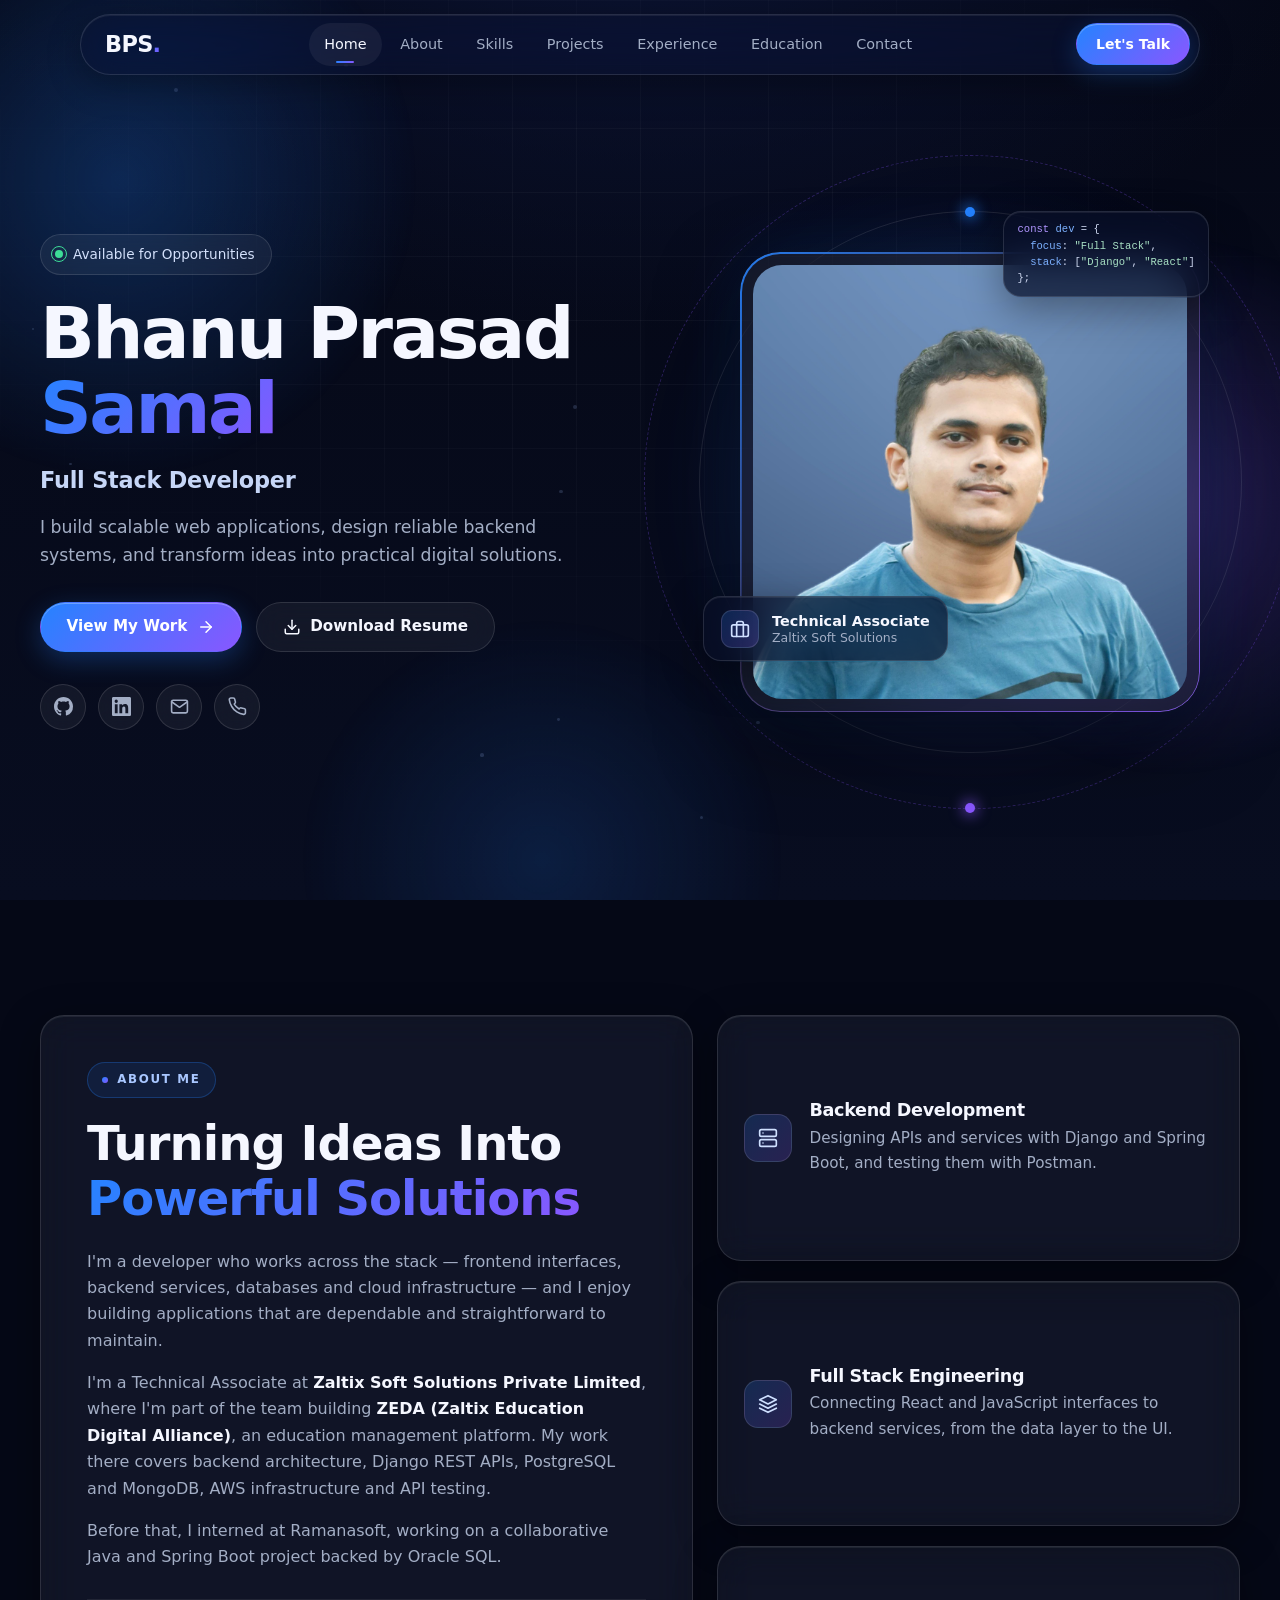
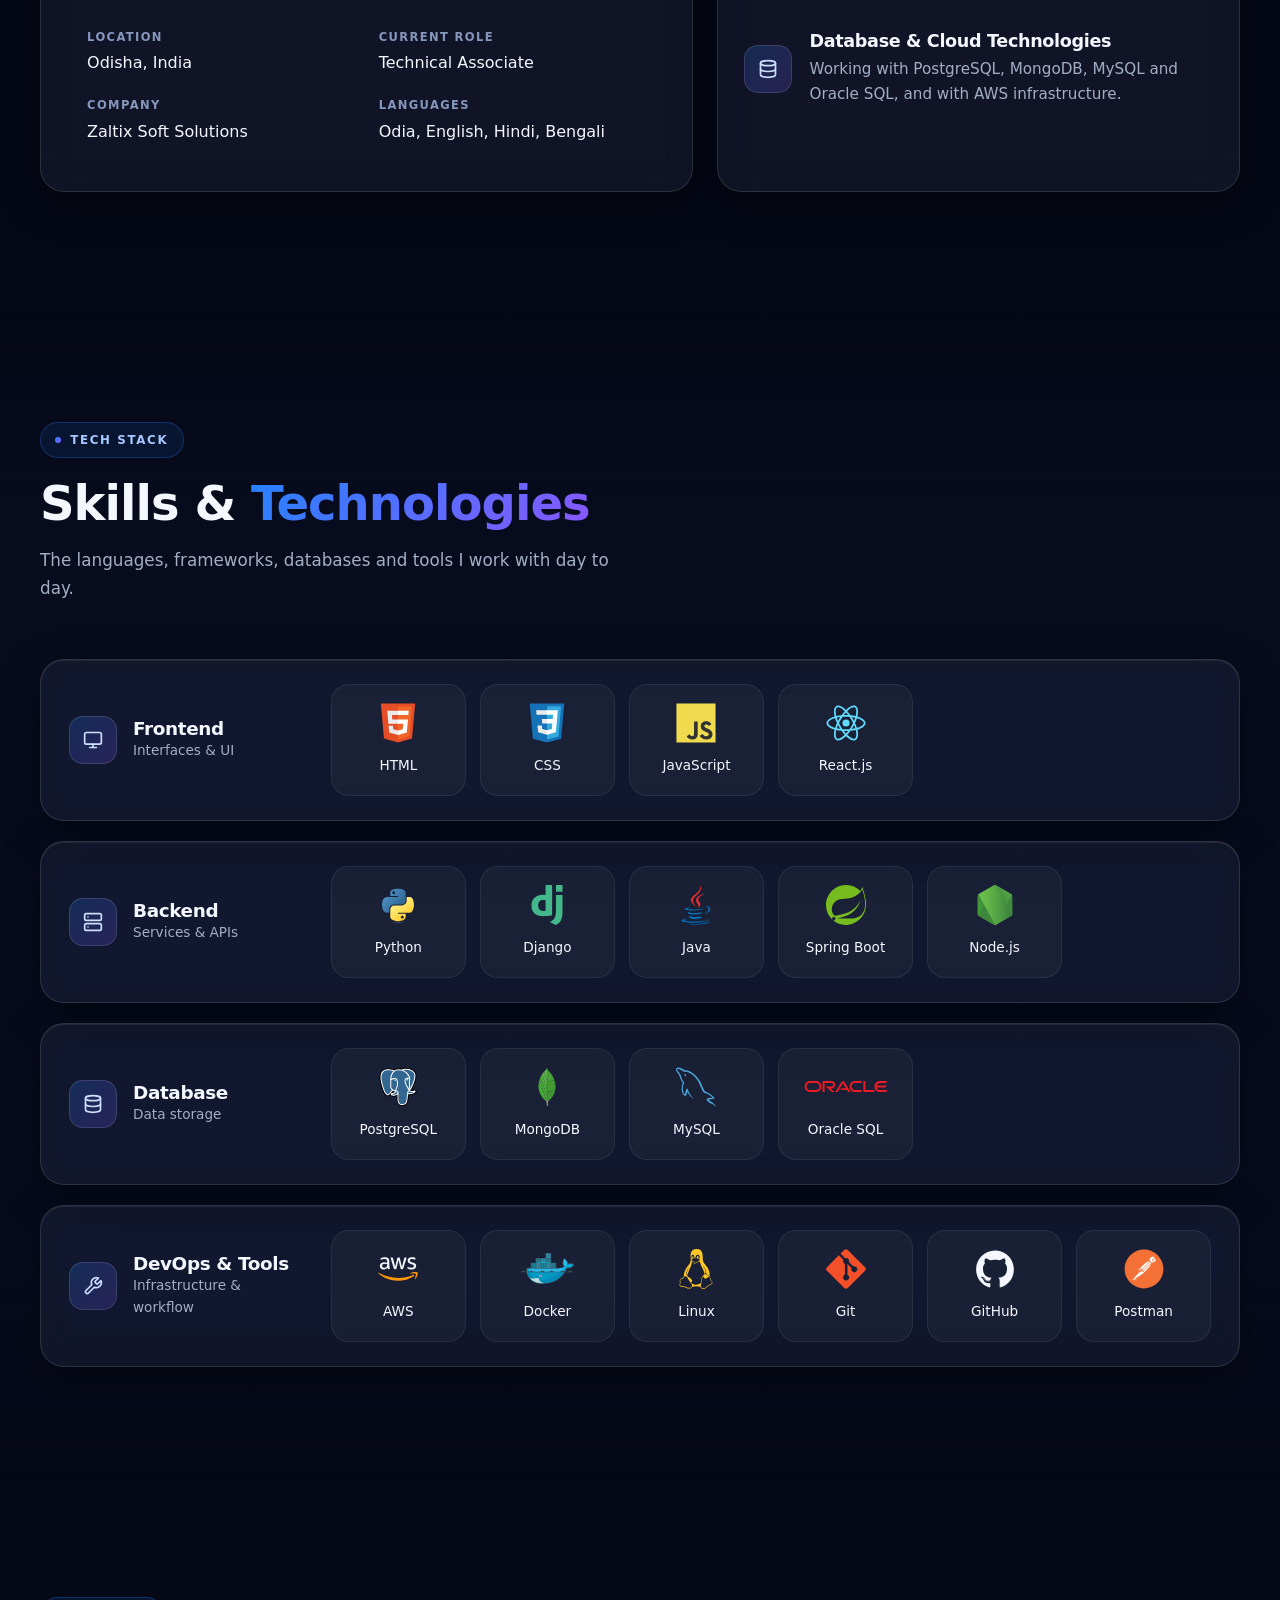
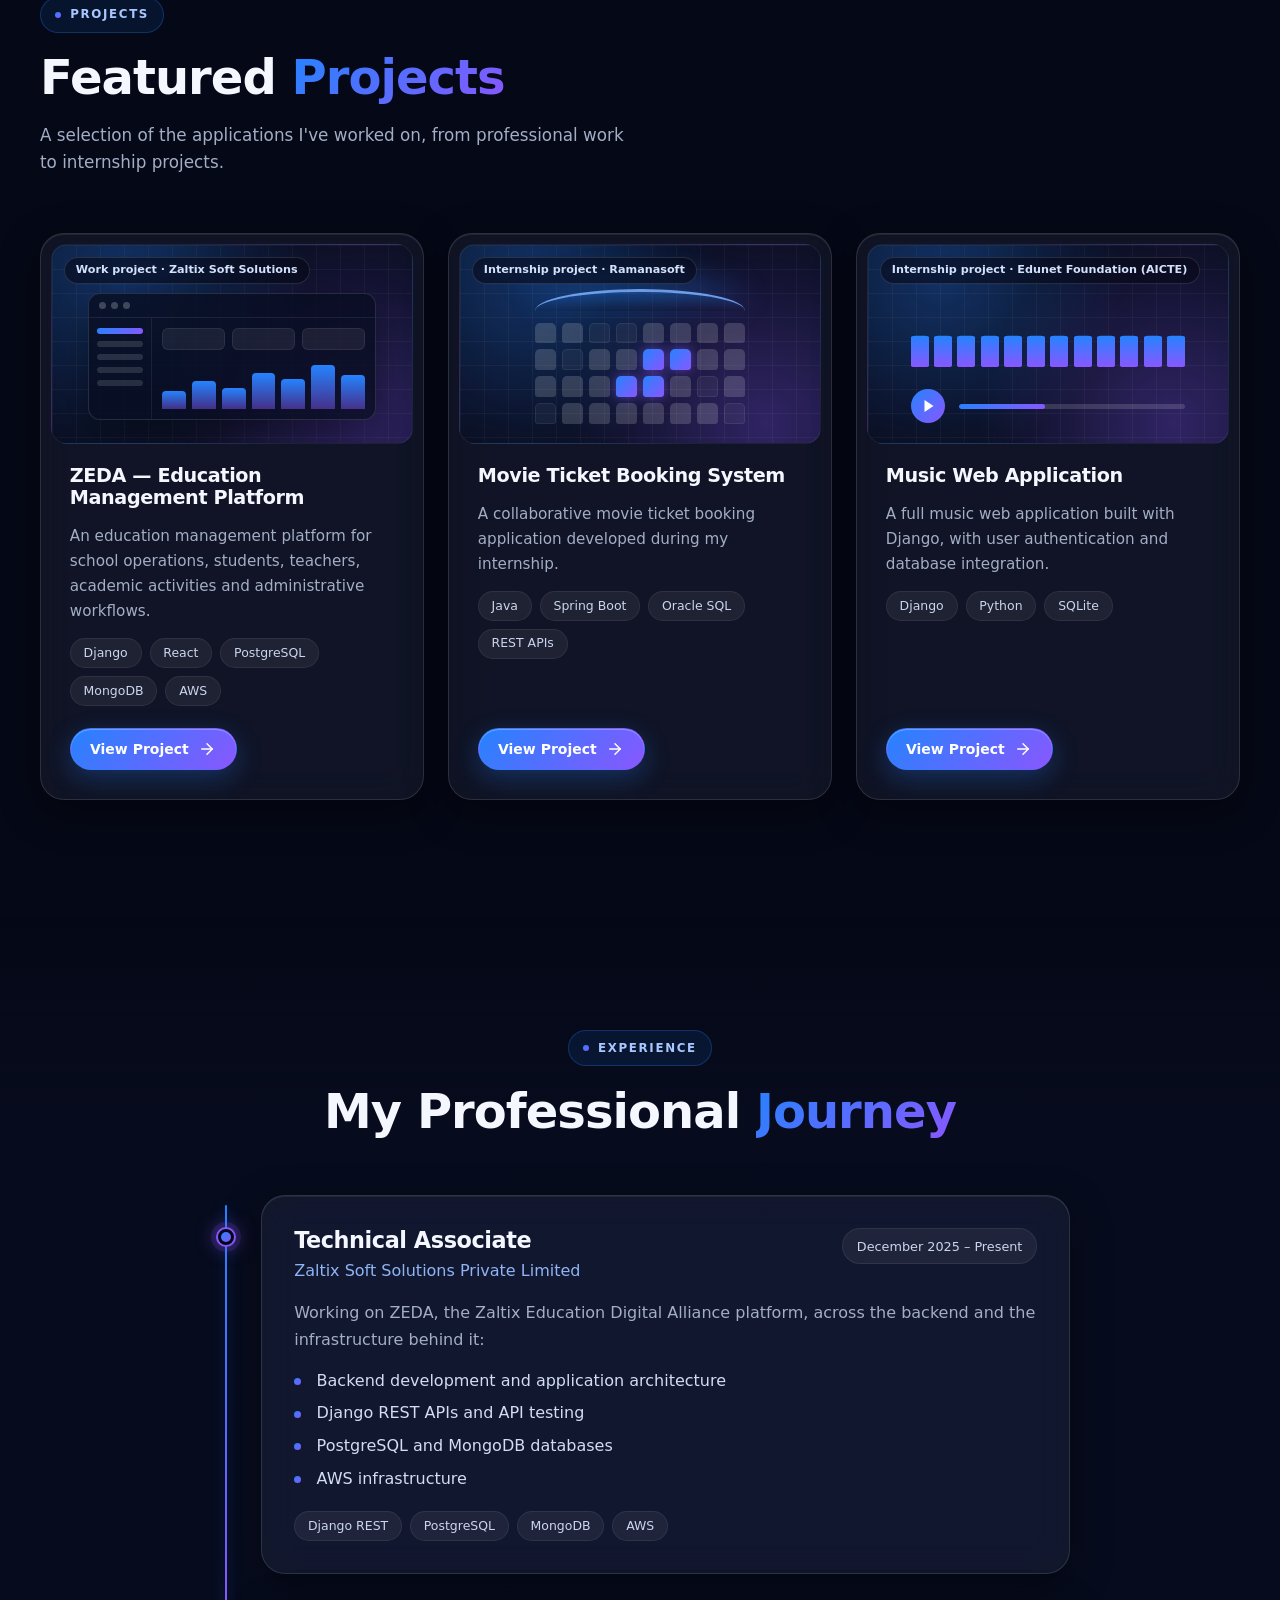
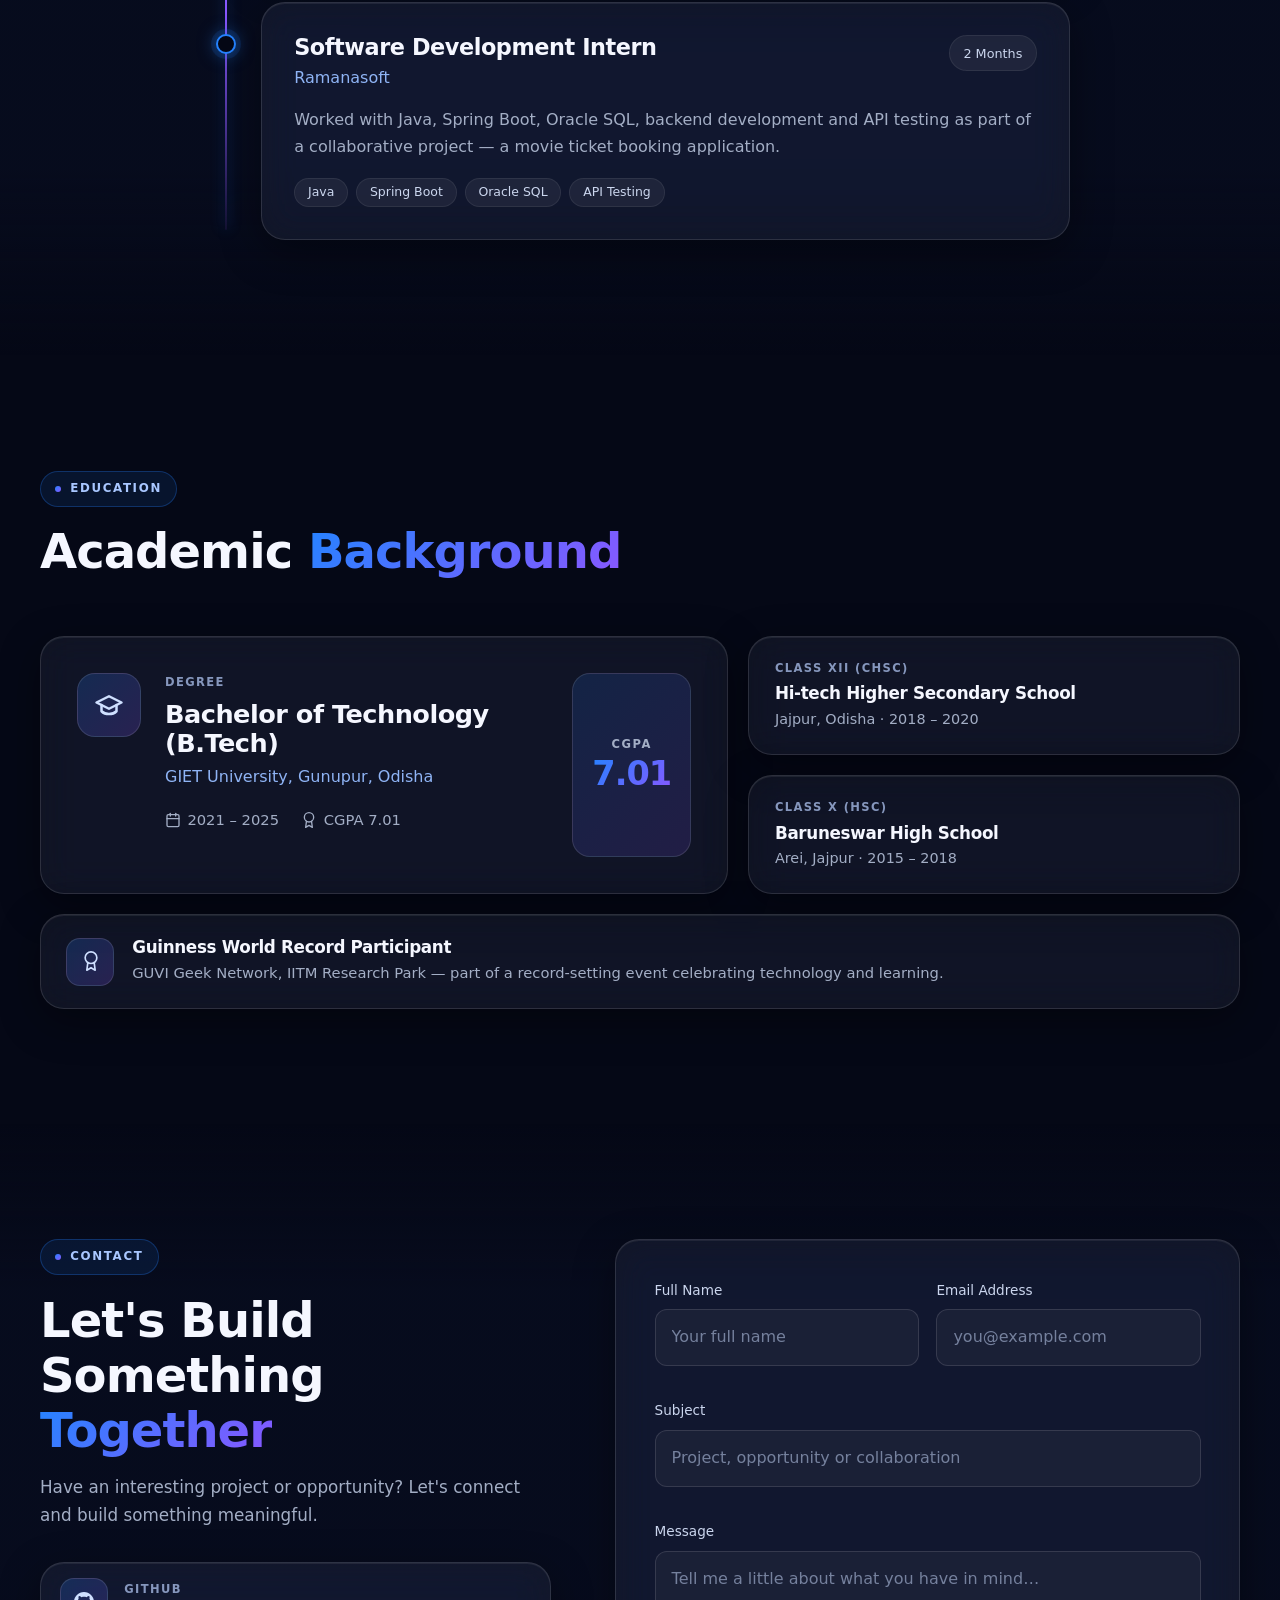
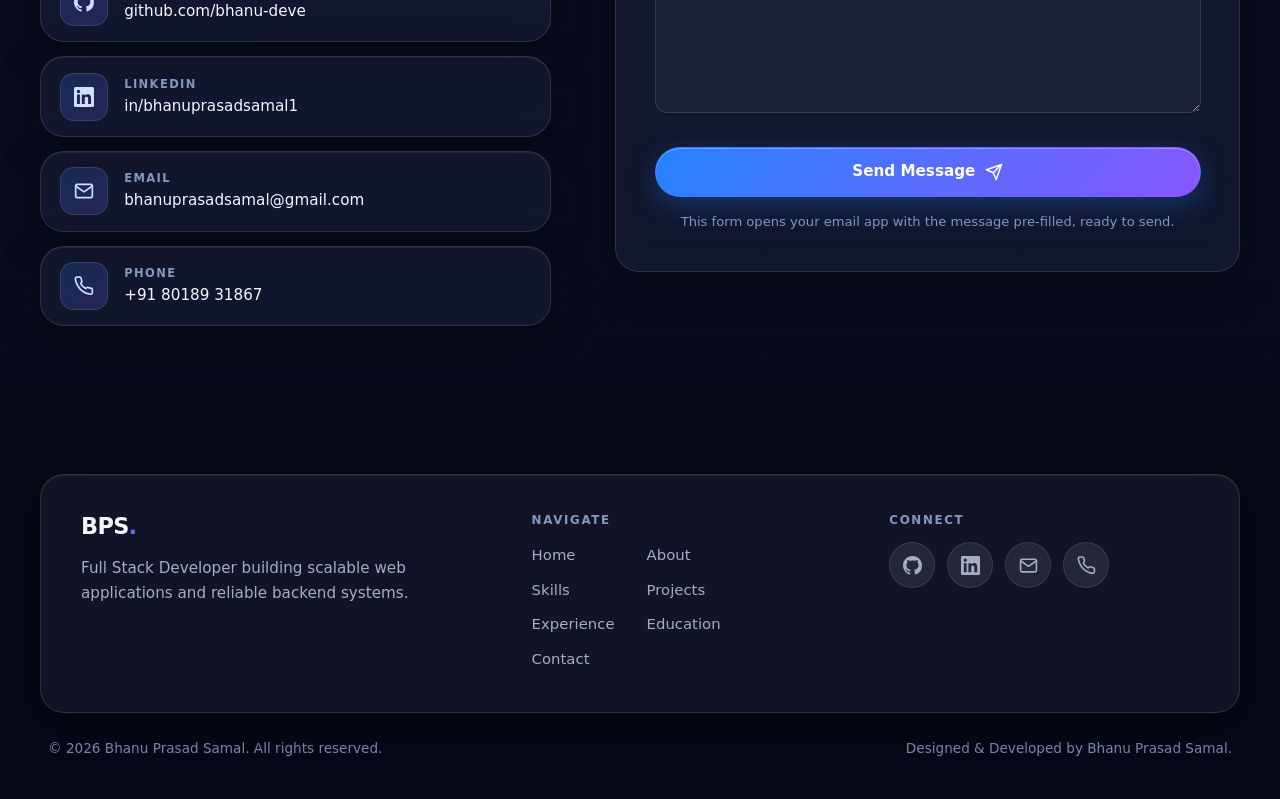
<file: index.html>
<!DOCTYPE html>
<html lang="en">
<head>
  <meta charset="UTF-8" />
  <meta name="viewport" content="width=device-width, initial-scale=1.0" />
  <meta name="theme-color" content="#050816" />

  <!-- Security: CSP + referrer policy. (X-Frame-Options can only be set as an HTTP header, not in <meta>.)
       ws://localhost / ws://127.0.0.1 are only there so VS Code Live Server's auto-reload keeps working. -->
  <meta http-equiv="Content-Security-Policy"
    content="default-src 'self'; script-src 'self' 'unsafe-inline'; style-src 'self' 'unsafe-inline' https://fonts.googleapis.com; font-src https://fonts.gstatic.com; img-src 'self' data: https:; connect-src 'self' https://api.emailjs.com ws://localhost:* ws://127.0.0.1:*; object-src 'none'; base-uri 'self';" />
  <meta name="referrer" content="strict-origin-when-cross-origin" />

  <!-- Marks the page as JS-enabled so scroll-reveal styles only apply when script.js can run -->
  <script>document.documentElement.classList.add('js');</script>

  <!-- ══ PRIMARY SEO ══ -->
  <title>Bhanu Prasad Samal | Full Stack Developer — Django, Spring Boot, React</title>
  <meta name="description" content="Bhanu Prasad Samal is a Full Stack Developer and Technical Associate at Zaltix Soft Solutions, building scalable web applications with Django, Spring Boot, React, PostgreSQL, MongoDB and AWS." />
  <meta name="keywords" content="Bhanu Prasad Samal, Bhanu Samal, Full Stack Developer, Django Developer, Spring Boot Developer, React Developer, Zaltix Soft Solutions, ZEDA, Odisha, India, bhanu-deve" />
  <meta name="author" content="Bhanu Prasad Samal" />
  <meta name="robots" content="index, follow, max-snippet:-1, max-image-preview:large, max-video-preview:-1" />
  <link rel="canonical" href="https://bhanu-deve.github.io/Portfolio/" />

  <!-- ══ OPEN GRAPH ══ -->
  <meta property="og:type" content="website" />
  <meta property="og:url" content="https://bhanu-deve.github.io/Portfolio/" />
  <meta property="og:title" content="Bhanu Prasad Samal | Full Stack Developer" />
  <meta property="og:description" content="Full Stack Developer and Technical Associate at Zaltix Soft Solutions. Django, Spring Boot, React, PostgreSQL, MongoDB and AWS." />
  <meta property="og:image" content="https://bhanu-deve.github.io/Portfolio/linkedin_blue.jpg" />
  <meta property="og:image:width" content="1200" />
  <meta property="og:image:height" content="1200" />
  <meta property="og:image:alt" content="Portrait of Bhanu Prasad Samal, Full Stack Developer" />
  <meta property="og:site_name" content="Bhanu Prasad Samal — Portfolio" />
  <meta property="og:locale" content="en_IN" />

  <!-- ══ TWITTER CARD ══ -->
  <meta name="twitter:card" content="summary" />
  <meta name="twitter:title" content="Bhanu Prasad Samal | Full Stack Developer" />
  <meta name="twitter:description" content="Full Stack Developer — Django, Spring Boot, React, PostgreSQL, MongoDB, AWS." />
  <meta name="twitter:image" content="https://bhanu-deve.github.io/Portfolio/linkedin_blue.jpg" />
  <meta name="twitter:image:alt" content="Portrait of Bhanu Prasad Samal" />

  <!-- ══ STRUCTURED DATA ══ -->
  <script type="application/ld+json">
  {
    "@context": "https://schema.org",
    "@type": "Person",
    "name": "Bhanu Prasad Samal",
    "alternateName": ["Bhanu Samal", "bhanuprasadsamal"],
    "url": "https://bhanu-deve.github.io/Portfolio/",
    "image": "https://bhanu-deve.github.io/Portfolio/linkedin_blue.jpg",
    "sameAs": [
      "https://github.com/bhanu-deve",
      "https://www.linkedin.com/in/bhanuprasadsamal1/"
    ],
    "jobTitle": "Technical Associate",
    "description": "Full Stack Developer from Odisha, India working with Django, Spring Boot, React, PostgreSQL, MongoDB and AWS.",
    "email": "bhanuprasadsamal@gmail.com",
    "telephone": "+918018931867",
    "nationality": "Indian",
    "address": { "@type": "PostalAddress", "addressRegion": "Odisha", "addressCountry": "IN" },
    "alumniOf": {
      "@type": "CollegeOrUniversity",
      "name": "GIET University",
      "address": { "@type": "PostalAddress", "addressLocality": "Gunupur", "addressRegion": "Odisha", "addressCountry": "IN" }
    },
    "worksFor": { "@type": "Organization", "name": "Zaltix Soft Solutions Private Limited" },
    "knowsAbout": ["Java", "Spring Boot", "JavaScript", "React", "Python", "Django", "Node.js", "PostgreSQL", "MongoDB", "MySQL", "Oracle SQL", "AWS", "Docker", "Linux", "Git", "HTML", "CSS"]
  }
  </script>
  <script type="application/ld+json">
  {
    "@context": "https://schema.org",
    "@type": "WebSite",
    "name": "Bhanu Prasad Samal — Portfolio",
    "url": "https://bhanu-deve.github.io/Portfolio/",
    "description": "Portfolio of Bhanu Prasad Samal, Full Stack Developer from Odisha, India.",
    "author": { "@type": "Person", "name": "Bhanu Prasad Samal" }
  }
  </script>

  <!-- Icons, fonts, stylesheet -->
  <link rel="icon" type="image/png" href="man.png" />
  <link rel="apple-touch-icon" href="man.png" />
  <link rel="preload" as="image" href="linkedin_blue.jpg" fetchpriority="high" />
  <link rel="preconnect" href="https://fonts.googleapis.com" />
  <link rel="preconnect" href="https://fonts.gstatic.com" crossorigin />
  <link href="https://fonts.googleapis.com/css2?family=Inter:wght@400;500;600&family=JetBrains+Mono:wght@400;500&family=Sora:wght@600;700;800&display=swap" rel="stylesheet" />
  <link rel="stylesheet" href="style.css" />
</head>

<body>

<!-- ══ SVG ICON SPRITE (referenced with <use href="#i-…">) ══ -->
<svg xmlns="http://www.w3.org/2000/svg" width="0" height="0" style="position:absolute" aria-hidden="true" focusable="false">
  <defs>
    <symbol id="i-github" viewBox="0 0 24 24"><path d="M12 0C5.37 0 0 5.37 0 12c0 5.31 3.435 9.795 8.205 11.385.6.105.825-.255.825-.57 0-.285-.015-1.23-.015-2.235-3.015.555-3.795-.735-4.035-1.41-.135-.345-.72-1.41-1.23-1.695-.42-.225-1.02-.78-.015-.795.945-.015 1.62.87 1.845 1.23 1.08 1.815 2.805 1.305 3.495.99.105-.78.42-1.305.765-1.605-2.67-.3-5.46-1.335-5.46-5.925 0-1.305.465-2.385 1.23-3.225-.12-.3-.54-1.53.12-3.18 0 0 1.005-.315 3.3 1.23.96-.27 1.98-.405 3-.405s2.04.135 3 .405c2.295-1.56 3.3-1.23 3.3-1.23.66 1.65.24 2.88.12 3.18.765.84 1.23 1.905 1.23 3.225 0 4.605-2.805 5.625-5.475 5.925.435.375.81 1.095.81 2.22 0 1.605-.015 2.895-.015 3.3 0 .315.225.69.825.57A12.02 12.02 0 0 0 24 12c0-6.63-5.37-12-12-12z"/></symbol>
    <symbol id="i-linkedin" viewBox="0 0 24 24"><path d="M20.447 20.452h-3.554v-5.569c0-1.328-.027-3.037-1.852-3.037-1.853 0-2.136 1.445-2.136 2.939v5.667H9.351V9h3.414v1.561h.046c.477-.9 1.637-1.85 3.37-1.85 3.601 0 4.267 2.37 4.267 5.455v6.286zM5.337 7.433a2.062 2.062 0 0 1-2.063-2.065 2.064 2.064 0 1 1 2.063 2.065zm1.782 13.019H3.555V9h3.564v11.452zM22.225 0H1.771C.792 0 0 .774 0 1.729v20.542C0 23.227.792 24 1.771 24h20.451C23.2 24 24 23.227 24 22.271V1.729C24 .774 23.2 0 22.222 0h.003z"/></symbol>
    <symbol id="i-mail" viewBox="0 0 24 24"><path d="M4 4h16c1.1 0 2 .9 2 2v12c0 1.1-.9 2-2 2H4c-1.1 0-2-.9-2-2V6c0-1.1.9-2 2-2z"/><polyline points="22,6 12,13 2,6"/></symbol>
    <symbol id="i-phone" viewBox="0 0 24 24"><path d="M22 16.92v3a2 2 0 0 1-2.18 2 19.79 19.79 0 0 1-8.63-3.07A19.5 19.5 0 0 1 4.69 12 19.79 19.79 0 0 1 1.61 3.42 2 2 0 0 1 3.58 1.25h3a2 2 0 0 1 2 1.72c.13.96.36 1.9.7 2.81a2 2 0 0 1-.45 2.11L7.91 8.91a16 16 0 0 0 6.17 6.17l.82-.82a2 2 0 0 1 2.11-.45c.91.34 1.85.57 2.81.7A2 2 0 0 1 22 16.92z"/></symbol>
    <symbol id="i-arrow-right" viewBox="0 0 24 24"><line x1="5" y1="12" x2="19" y2="12"/><polyline points="12 5 19 12 12 19"/></symbol>
    <symbol id="i-arrow-up" viewBox="0 0 24 24"><line x1="12" y1="19" x2="12" y2="5"/><polyline points="5 12 12 5 19 12"/></symbol>
    <symbol id="i-download" viewBox="0 0 24 24"><path d="M21 15v4a2 2 0 0 1-2 2H5a2 2 0 0 1-2-2v-4"/><polyline points="7 10 12 15 17 10"/><line x1="12" y1="15" x2="12" y2="3"/></symbol>
    <symbol id="i-x" viewBox="0 0 24 24"><line x1="18" y1="6" x2="6" y2="18"/><line x1="6" y1="6" x2="18" y2="18"/></symbol>
    <symbol id="i-check" viewBox="0 0 24 24"><path d="M22 11.08V12a10 10 0 1 1-5.93-9.14"/><polyline points="22 4 12 14.01 9 11.01"/></symbol>
    <symbol id="i-alert" viewBox="0 0 24 24"><circle cx="12" cy="12" r="10"/><line x1="12" y1="8" x2="12" y2="12"/><line x1="12" y1="16" x2="12.01" y2="16"/></symbol>
    <symbol id="i-send" viewBox="0 0 24 24"><line x1="22" y1="2" x2="11" y2="13"/><polygon points="22 2 15 22 11 13 2 9 22 2"/></symbol>
    <symbol id="i-server" viewBox="0 0 24 24"><rect x="2" y="2" width="20" height="8" rx="2" ry="2"/><rect x="2" y="14" width="20" height="8" rx="2" ry="2"/><line x1="6" y1="6" x2="6.01" y2="6"/><line x1="6" y1="18" x2="6.01" y2="18"/></symbol>
    <symbol id="i-layers" viewBox="0 0 24 24"><polygon points="12 2 2 7 12 12 22 7 12 2"/><polyline points="2 17 12 22 22 17"/><polyline points="2 12 12 17 22 12"/></symbol>
    <symbol id="i-database" viewBox="0 0 24 24"><ellipse cx="12" cy="5" rx="9" ry="3"/><path d="M21 12c0 1.66-4 3-9 3s-9-1.34-9-3"/><path d="M3 5v14c0 1.66 4 3 9 3s9-1.34 9-3V5"/></symbol>
    <symbol id="i-cloud" viewBox="0 0 24 24"><path d="M18 10h-1.26A8 8 0 1 0 9 20h9a5 5 0 0 0 0-10z"/></symbol>
    <symbol id="i-code" viewBox="0 0 24 24"><polyline points="16 18 22 12 16 6"/><polyline points="8 6 2 12 8 18"/></symbol>
    <symbol id="i-briefcase" viewBox="0 0 24 24"><rect x="2" y="7" width="20" height="14" rx="2" ry="2"/><path d="M16 21V5a2 2 0 0 0-2-2h-4a2 2 0 0 0-2 2v16"/></symbol>
    <symbol id="i-cap" viewBox="0 0 24 24"><path d="M22 10L12 5 2 10l10 5 10-5z"/><path d="M6 12v5c3 3 9 3 12 0v-5"/></symbol>
    <symbol id="i-calendar" viewBox="0 0 24 24"><rect x="3" y="4" width="18" height="18" rx="2" ry="2"/><line x1="16" y1="2" x2="16" y2="6"/><line x1="8" y1="2" x2="8" y2="6"/><line x1="3" y1="10" x2="21" y2="10"/></symbol>
    <symbol id="i-pin" viewBox="0 0 24 24"><path d="M21 10c0 7-9 13-9 13s-9-6-9-13a9 9 0 0 1 18 0z"/><circle cx="12" cy="10" r="3"/></symbol>
    <symbol id="i-award" viewBox="0 0 24 24"><circle cx="12" cy="8" r="7"/><polyline points="8.21 13.89 7 23 12 20 17 23 15.79 13.88"/></symbol>
    <symbol id="i-wrench" viewBox="0 0 24 24"><path d="M14.7 6.3a1 1 0 0 0 0 1.4l1.6 1.6a1 1 0 0 0 1.4 0l3.77-3.77a6 6 0 0 1-7.94 7.94l-6.91 6.91a2.12 2.12 0 0 1-3-3l6.91-6.91a6 6 0 0 1 7.94-7.94l-3.76 3.76z"/></symbol>
    <symbol id="i-monitor" viewBox="0 0 24 24"><rect x="2" y="3" width="20" height="14" rx="2" ry="2"/><line x1="8" y1="21" x2="16" y2="21"/><line x1="12" y1="17" x2="12" y2="21"/></symbol>
  </defs>
</svg>

<a class="skip-link" href="#main">Skip to content</a>
<div class="page-progress" id="pageProgress" aria-hidden="true"></div>

<!-- ══ BACKGROUND: grid, light orbs, floating particles (all decorative) ══ -->
<div class="bg" aria-hidden="true">
  <div class="bg-grid"></div>
  <span class="orb orb-1"></span>
  <span class="orb orb-2"></span>
  <span class="orb orb-3"></span>
  <div class="particles" id="particles"></div>
</div>
<div class="cursor-glow" id="cursorGlow" aria-hidden="true"></div>

<!-- ══ A. NAVIGATION ══ -->
<header class="site-header" id="siteHeader">
  <nav class="nav" aria-label="Main navigation">
    <a class="brand" href="#home" aria-label="BPS — Bhanu Prasad Samal, back to top">BPS<span>.</span></a>

    <ul class="nav-menu" id="navMenu">
      <li><a class="nav-link" href="#home">Home</a></li>
      <li><a class="nav-link" href="#about">About</a></li>
      <li><a class="nav-link" href="#skills">Skills</a></li>
      <li><a class="nav-link" href="#projects">Projects</a></li>
      <li><a class="nav-link" href="#experience">Experience</a></li>
      <li><a class="nav-link" href="#education">Education</a></li>
      <li><a class="nav-link" href="#contact">Contact</a></li>
    </ul>

    <a class="btn btn-primary btn-sm nav-cta" href="#contact">Let's Talk</a>

    <button class="nav-toggle" id="navToggle" type="button" aria-label="Open navigation menu" aria-expanded="false" aria-controls="navMenu">
      <span></span><span></span><span></span>
    </button>
  </nav>
</header>

<main id="main">

  <!-- ══ B. HERO ══ -->
  <section class="hero" id="home" aria-labelledby="hero-title">
    <div class="container hero-grid">

      <div class="hero-copy">
        <p class="badge reveal"><span class="badge-dot" aria-hidden="true"></span>Available for Opportunities</p>

        <h1 class="hero-title reveal" id="hero-title" style="--d:.08s">
          <span>Bhanu Prasad</span>
          <span class="gradient-text">Samal</span>
        </h1>

        <p class="hero-role reveal" style="--d:.14s">Full Stack Developer</p>

        <p class="hero-desc reveal" style="--d:.2s">
          I build scalable web applications, design reliable backend systems, and transform ideas into practical digital solutions.
        </p>

        <div class="hero-actions reveal" style="--d:.26s">
          <a class="btn btn-primary" href="#projects">View My Work
            <svg class="icon arrow" aria-hidden="true"><use href="#i-arrow-right"/></svg>
          </a>
          <a class="btn btn-glass" href="assets/Bhanu_Prasad_Samal_Resume.pdf" download data-resume>
            <svg class="icon" aria-hidden="true"><use href="#i-download"/></svg>Download Resume
          </a>
        </div>

        <ul class="social-list reveal" style="--d:.32s" aria-label="Social links">
          <li><a class="social-btn" href="https://github.com/bhanu-deve" target="_blank" rel="noopener noreferrer" aria-label="GitHub profile" title="GitHub"><svg class="icon icon-fill" aria-hidden="true"><use href="#i-github"/></svg></a></li>
          <li><a class="social-btn" href="https://www.linkedin.com/in/bhanuprasadsamal1/" target="_blank" rel="noopener noreferrer" aria-label="LinkedIn profile" title="LinkedIn"><svg class="icon icon-fill" aria-hidden="true"><use href="#i-linkedin"/></svg></a></li>
          <li><a class="social-btn" href="mailto:bhanuprasadsamal@gmail.com" aria-label="Send an email" title="Email"><svg class="icon" aria-hidden="true"><use href="#i-mail"/></svg></a></li>
          <li><a class="social-btn" href="tel:+918018931867" aria-label="Call +91 80189 31867" title="Phone"><svg class="icon" aria-hidden="true"><use href="#i-phone"/></svg></a></li>
        </ul>
      </div>

      <div class="hero-visual reveal" style="--d:.15s">
        <div class="portrait">
          <span class="orbit orbit-1" aria-hidden="true"></span>
          <span class="orbit orbit-2" aria-hidden="true"></span>
          <span class="portrait-glow" aria-hidden="true"></span>

          <div class="portrait-frame">
            <img
              src="linkedin_blue.jpg"
              alt="Portrait of Bhanu Prasad Samal"
              width="1200" height="1200"
              fetchpriority="high"
              decoding="async" />
          </div>

          <div class="float-card float-card--role glass">
            <span class="icon-badge icon-badge--sm"><svg class="icon" aria-hidden="true"><use href="#i-briefcase"/></svg></span>
            <span>
              <strong>Technical Associate</strong>
              <small>Zaltix Soft Solutions</small>
            </span>
          </div>

          <div class="float-card float-card--code glass" aria-hidden="true">
<pre><span class="tk-p">const</span> <span class="tk-k">dev</span> = {
  <span class="tk-k">focus</span>: <span class="tk-s">"Full Stack"</span>,
  <span class="tk-k">stack</span>: [<span class="tk-s">"Django"</span>, <span class="tk-s">"React"</span>]
};</pre>
          </div>
        </div>
      </div>

    </div>
  </section>

  <!-- ══ C. ABOUT ══ -->
  <section class="section" id="about" aria-labelledby="about-title">
    <div class="container about-grid">

      <div class="about-panel glass reveal">
        <span class="eyebrow">About Me</span>
        <h2 class="h2" id="about-title">Turning Ideas Into <span class="gradient-text">Powerful Solutions</span></h2>
        <p>
          I'm a developer who works across the stack — frontend interfaces, backend services, databases and cloud
          infrastructure — and I enjoy building applications that are dependable and straightforward to maintain.
        </p>
        <p>
          I'm a Technical Associate at <strong>Zaltix Soft Solutions Private Limited</strong>, where I'm part of the team
          building <strong>ZEDA (Zaltix Education Digital Alliance)</strong>, an education management platform. My work
          there covers backend architecture, Django REST APIs, PostgreSQL and MongoDB, AWS infrastructure and API testing.
        </p>
        <p>
          Before that, I interned at Ramanasoft, working on a collaborative Java and Spring Boot project backed by Oracle SQL.
        </p>

        <dl class="facts">
          <div class="fact"><dt>Location</dt><dd>Odisha, India</dd></div>
          <div class="fact"><dt>Current role</dt><dd>Technical Associate</dd></div>
          <div class="fact"><dt>Company</dt><dd>Zaltix Soft Solutions</dd></div>
          <div class="fact"><dt>Languages</dt><dd>Odia, English, Hindi, Bengali</dd></div>
        </dl>
      </div>

      <div class="about-cards">
        <article class="feature-card glass spot reveal" style="--d:.08s">
          <span class="icon-badge"><svg class="icon" aria-hidden="true"><use href="#i-server"/></svg></span>
          <div>
            <h3>Backend Development</h3>
            <p>Designing APIs and services with Django and Spring Boot, and testing them with Postman.</p>
          </div>
        </article>
        <article class="feature-card glass spot reveal" style="--d:.16s">
          <span class="icon-badge"><svg class="icon" aria-hidden="true"><use href="#i-layers"/></svg></span>
          <div>
            <h3>Full Stack Engineering</h3>
            <p>Connecting React and JavaScript interfaces to backend services, from the data layer to the UI.</p>
          </div>
        </article>
        <article class="feature-card glass spot reveal" style="--d:.24s">
          <span class="icon-badge"><svg class="icon" aria-hidden="true"><use href="#i-database"/></svg></span>
          <div>
            <h3>Database &amp; Cloud Technologies</h3>
            <p>Working with PostgreSQL, MongoDB, MySQL and Oracle SQL, and with AWS infrastructure.</p>
          </div>
        </article>
      </div>

    </div>
  </section>

  <!-- ══ D. SKILLS ══ -->
  <section class="section section--alt" id="skills" aria-labelledby="skills-title">
    <div class="container">
      <div class="section-head reveal">
        <span class="eyebrow">Tech Stack</span>
        <h2 class="h2" id="skills-title">Skills &amp; <span class="gradient-text">Technologies</span></h2>
        <p class="lead">The languages, frameworks, databases and tools I work with day to day.</p>
      </div>

      <div class="skill-groups">

        <article class="skill-group glass reveal">
          <header class="skill-group-head">
            <span class="icon-badge"><svg class="icon" aria-hidden="true"><use href="#i-monitor"/></svg></span>
            <div><h3>Frontend</h3><p>Interfaces &amp; UI</p></div>
          </header>
          <ul class="skill-grid">
            <li class="skill spot"><img src="assets/icons/html5.svg" alt="" width="40" height="40" loading="lazy" decoding="async" /><span>HTML</span></li>
            <li class="skill spot"><img src="assets/icons/css3.svg" alt="" width="40" height="40" loading="lazy" decoding="async" /><span>CSS</span></li>
            <li class="skill spot"><img src="assets/icons/javascript.svg" alt="" width="40" height="40" loading="lazy" decoding="async" /><span>JavaScript</span></li>
            <li class="skill spot"><img src="assets/icons/react.svg" alt="" width="40" height="40" loading="lazy" decoding="async" /><span>React.js</span></li>
          </ul>
        </article>

        <article class="skill-group glass reveal">
          <header class="skill-group-head">
            <span class="icon-badge"><svg class="icon" aria-hidden="true"><use href="#i-server"/></svg></span>
            <div><h3>Backend</h3><p>Services &amp; APIs</p></div>
          </header>
          <ul class="skill-grid">
            <li class="skill spot"><img src="assets/icons/python.svg" alt="" width="40" height="40" loading="lazy" decoding="async" /><span>Python</span></li>
            <li class="skill spot"><img src="assets/icons/django.svg" alt="" width="40" height="40" loading="lazy" decoding="async" /><span>Django</span></li>
            <li class="skill spot"><img src="assets/icons/java.svg" alt="" width="40" height="40" loading="lazy" decoding="async" /><span>Java</span></li>
            <li class="skill spot"><img src="assets/icons/spring.svg" alt="" width="40" height="40" loading="lazy" decoding="async" /><span>Spring Boot</span></li>
            <li class="skill spot"><img src="assets/icons/nodejs.svg" alt="" width="40" height="40" loading="lazy" decoding="async" /><span>Node.js</span></li>
          </ul>
        </article>

        <article class="skill-group glass reveal">
          <header class="skill-group-head">
            <span class="icon-badge"><svg class="icon" aria-hidden="true"><use href="#i-database"/></svg></span>
            <div><h3>Database</h3><p>Data storage</p></div>
          </header>
          <ul class="skill-grid">
            <li class="skill spot"><img src="assets/icons/postgresql.svg" alt="" width="40" height="40" loading="lazy" decoding="async" /><span>PostgreSQL</span></li>
            <li class="skill spot"><img src="assets/icons/mongodb.svg" alt="" width="40" height="40" loading="lazy" decoding="async" /><span>MongoDB</span></li>
            <li class="skill spot"><img src="assets/icons/mysql.svg" alt="" width="40" height="40" loading="lazy" decoding="async" /><span>MySQL</span></li>
            <li class="skill spot"><img class="is-wordmark" src="assets/icons/oracle.svg" alt="" width="84" height="16" loading="lazy" decoding="async" /><span>Oracle SQL</span></li>
          </ul>
        </article>

        <article class="skill-group glass reveal">
          <header class="skill-group-head">
            <span class="icon-badge"><svg class="icon" aria-hidden="true"><use href="#i-wrench"/></svg></span>
            <div><h3>DevOps &amp; Tools</h3><p>Infrastructure &amp; workflow</p></div>
          </header>
          <ul class="skill-grid">
            <li class="skill spot"><img src="assets/icons/aws.svg" alt="" width="40" height="40" loading="lazy" decoding="async" /><span>AWS</span></li>
            <li class="skill spot"><img class="is-wide" src="assets/icons/docker.svg" alt="" width="56" height="33" loading="lazy" decoding="async" /><span>Docker</span></li>
            <li class="skill spot"><img src="assets/icons/linux.svg" alt="" width="40" height="40" loading="lazy" decoding="async" /><span>Linux</span></li>
            <li class="skill spot"><img src="assets/icons/git.svg" alt="" width="40" height="40" loading="lazy" decoding="async" /><span>Git</span></li>
            <li class="skill spot"><img src="assets/icons/github.svg" alt="" width="40" height="40" loading="lazy" decoding="async" /><span>GitHub</span></li>
            <li class="skill spot"><img src="assets/icons/postman.svg" alt="" width="40" height="40" loading="lazy" decoding="async" /><span>Postman</span></li>
          </ul>
        </article>

      </div>
    </div>
  </section>

  <!-- ══ E. PROJECTS ══ -->
  <section class="section" id="projects" aria-labelledby="projects-title">
    <div class="container">
      <div class="section-head reveal">
        <span class="eyebrow">Projects</span>
        <h2 class="h2" id="projects-title">Featured <span class="gradient-text">Projects</span></h2>
        <p class="lead">A selection of the applications I've worked on, from professional work to internship projects.</p>
      </div>

      <!--
        To add a GitHub button to a project, put this inside its .project-actions:
        <a class="btn btn-glass btn-sm" href="REAL_REPO_URL" target="_blank" rel="noopener noreferrer">
          <svg class="icon icon-fill" aria-hidden="true"><use href="#i-github"/></svg>GitHub</a>
        Only add it when you have a real URL.
      -->
      <ul class="project-grid">

        <!-- Project 1 — ZEDA -->
        <li class="reveal">
          <article class="project-card glass spot">
            <div class="project-visual">
              <span class="project-tag">Work project · Zaltix Soft Solutions</span>
              <div class="pv pv-zeda" aria-hidden="true">
                <div class="pv-win">
                  <div class="pv-bar"><i></i><i></i><i></i></div>
                  <div class="pv-layout">
                    <div class="pv-side"><i></i><i></i><i></i><i></i><i></i></div>
                    <div class="pv-main">
                      <div class="pv-tiles"><i></i><i></i><i></i></div>
                      <div class="pv-chart">
                        <i style="--h:35%"></i><i style="--h:55%"></i><i style="--h:42%"></i><i style="--h:72%"></i><i style="--h:60%"></i><i style="--h:88%"></i><i style="--h:68%"></i>
                      </div>
                    </div>
                  </div>
                </div>
              </div>
            </div>
            <div class="project-body">
              <h3>ZEDA — Education Management Platform</h3>
              <p>An education management platform for school operations, students, teachers, academic activities and administrative workflows.</p>
              <ul class="chips" aria-label="Technologies">
                <li>Django</li><li>React</li><li>PostgreSQL</li><li>MongoDB</li><li>AWS</li>
              </ul>
              <div class="project-actions">
                <button class="btn btn-primary btn-sm" type="button" data-project-open>View Project
                  <svg class="icon arrow" aria-hidden="true"><use href="#i-arrow-right"/></svg>
                </button>
              </div>
              <div class="project-details" hidden>
                <h4>Overview</h4>
                <p>An education management platform designed to manage school operations, students, teachers, academic activities, and administrative workflows. Built as part of my work at Zaltix Soft Solutions Private Limited.</p>
                <h4>My contribution</h4>
                <ul>
                  <li>Backend development</li>
                  <li>API architecture</li>
                  <li>Database management</li>
                  <li>Application development</li>
                  <li>Integration</li>
                </ul>
              </div>
            </div>
          </article>
        </li>

        <!-- Project 2 — Movie Ticket Booking -->
        <li class="reveal" style="--d:.1s">
          <article class="project-card glass spot">
            <div class="project-visual">
              <span class="project-tag">Internship project · Ramanasoft</span>
              <div class="pv pv-movie" aria-hidden="true">
                <div class="pv-cinema">
                  <span class="pv-screen"></span>
                  <div class="pv-seats">
                    <i></i><i></i><i class="t"></i><i class="t"></i><i></i><i></i><i></i><i></i>
                    <i></i><i class="t"></i><i></i><i></i><i class="s"></i><i class="s"></i><i></i><i></i>
                    <i></i><i></i><i></i><i class="s"></i><i class="s"></i><i></i><i class="t"></i><i></i>
                    <i class="t"></i><i></i><i></i><i></i><i></i><i></i><i></i><i class="t"></i>
                  </div>
                </div>
              </div>
            </div>
            <div class="project-body">
              <h3>Movie Ticket Booking System</h3>
              <p>A collaborative movie ticket booking application developed during my internship.</p>
              <ul class="chips" aria-label="Technologies">
                <li>Java</li><li>Spring Boot</li><li>Oracle SQL</li><li>REST APIs</li>
              </ul>
              <div class="project-actions">
                <button class="btn btn-primary btn-sm" type="button" data-project-open>View Project
                  <svg class="icon arrow" aria-hidden="true"><use href="#i-arrow-right"/></svg>
                </button>
              </div>
              <div class="project-details" hidden>
                <h4>Overview</h4>
                <p>A collaborative movie ticket booking application developed during my internship at Ramanasoft.</p>
                <h4>My contribution</h4>
                <ul>
                  <li>Backend development</li>
                  <li>Database integration</li>
                  <li>API testing</li>
                </ul>
              </div>
            </div>
          </article>
        </li>

        <!-- Project 3 — Music web app (from the existing portfolio) -->
        <li class="reveal" style="--d:.2s">
          <article class="project-card glass spot">
            <div class="project-visual">
              <span class="project-tag">Internship project · Edunet Foundation (AICTE)</span>
              <div class="pv pv-music" aria-hidden="true">
                <div class="pv-player">
                  <div class="pv-eq"><i></i><i></i><i></i><i></i><i></i><i></i><i></i><i></i><i></i><i></i><i></i><i></i></div>
                  <div class="pv-ctrl"><span class="pv-play"></span><span class="pv-track"><b></b></span></div>
                </div>
              </div>
            </div>
            <div class="project-body">
              <h3>Music Web Application</h3>
              <p>A full music web application built with Django, with user authentication and database integration.</p>
              <ul class="chips" aria-label="Technologies">
                <li>Django</li><li>Python</li><li>SQLite</li>
              </ul>
              <div class="project-actions">
                <button class="btn btn-primary btn-sm" type="button" data-project-open>View Project
                  <svg class="icon arrow" aria-hidden="true"><use href="#i-arrow-right"/></svg>
                </button>
              </div>
              <div class="project-details" hidden>
                <h4>Overview</h4>
                <p>A full music web application built with Django as the primary backend framework, created during my web development internship with Edunet Foundation (AICTE).</p>
                <h4>My contribution</h4>
                <ul>
                  <li>Backend development with Django</li>
                  <li>User authentication</li>
                  <li>Database integration with SQLite</li>
                </ul>
              </div>
            </div>
          </article>
        </li>

      </ul>
    </div>
  </section>

  <!-- ══ F. EXPERIENCE ══ -->
  <section class="section section--alt" id="experience" aria-labelledby="experience-title">
    <div class="container">
      <div class="section-head section-head--center reveal">
        <span class="eyebrow">Experience</span>
        <h2 class="h2" id="experience-title">My Professional <span class="gradient-text">Journey</span></h2>
      </div>

      <ol class="timeline">
        <li class="timeline-item reveal">
          <span class="timeline-node timeline-node--current" aria-hidden="true"></span>
          <article class="xp-card glass spot">
            <header class="xp-head">
              <div>
                <h3>Technical Associate</h3>
                <p class="xp-company">Zaltix Soft Solutions Private Limited</p>
              </div>
              <span class="xp-date"><time datetime="2025-12">December 2025</time> – Present</span>
            </header>
            <p>Working on ZEDA, the Zaltix Education Digital Alliance platform, across the backend and the infrastructure behind it:</p>
            <ul class="xp-list">
              <li>Backend development and application architecture</li>
              <li>Django REST APIs and API testing</li>
              <li>PostgreSQL and MongoDB databases</li>
              <li>AWS infrastructure</li>
            </ul>
            <ul class="chips" aria-label="Technologies">
              <li>Django REST</li><li>PostgreSQL</li><li>MongoDB</li><li>AWS</li>
            </ul>
          </article>
        </li>

        <li class="timeline-item reveal" style="--d:.1s">
          <span class="timeline-node" aria-hidden="true"></span>
          <article class="xp-card glass spot">
            <header class="xp-head">
              <div>
                <h3>Software Development Intern</h3>
                <p class="xp-company">Ramanasoft</p>
              </div>
              <span class="xp-date">2 Months</span>
            </header>
            <p>Worked with Java, Spring Boot, Oracle SQL, backend development and API testing as part of a collaborative project — a movie ticket booking application.</p>
            <ul class="chips" aria-label="Technologies">
              <li>Java</li><li>Spring Boot</li><li>Oracle SQL</li><li>API Testing</li>
            </ul>
          </article>
        </li>
      </ol>
    </div>
  </section>

  <!-- ══ G. EDUCATION ══ -->
  <section class="section" id="education" aria-labelledby="education-title">
    <div class="container">
      <div class="section-head reveal">
        <span class="eyebrow">Education</span>
        <h2 class="h2" id="education-title">Academic <span class="gradient-text">Background</span></h2>
      </div>

      <div class="edu-grid">
        <article class="edu-main glass spot reveal">
          <span class="icon-badge icon-badge--lg"><svg class="icon" aria-hidden="true"><use href="#i-cap"/></svg></span>
          <div class="edu-main-body">
            <p class="edu-kicker">Degree</p>
            <h3>Bachelor of Technology (B.Tech)</h3>
            <p class="edu-school">GIET University, Gunupur, Odisha</p>
            <ul class="edu-meta">
              <li><svg class="icon" aria-hidden="true"><use href="#i-calendar"/></svg><span><time datetime="2021">2021</time> – <time datetime="2025">2025</time></span></li>
              <li><svg class="icon" aria-hidden="true"><use href="#i-award"/></svg>CGPA 7.01</li>
            </ul>
          </div>
          <div class="cgpa">
            <span class="cgpa-label">CGPA</span>
            <span class="cgpa-value gradient-text">7.01</span>
          </div>
        </article>

        <div class="edu-side">
          <article class="edu-mini glass spot reveal" style="--d:.1s">
            <p class="edu-kicker">Class XII (CHSC)</p>
            <h3>Hi-tech Higher Secondary School</h3>
            <p>Jajpur, Odisha · <time datetime="2018">2018</time> – <time datetime="2020">2020</time></p>
          </article>
          <article class="edu-mini glass spot reveal" style="--d:.2s">
            <p class="edu-kicker">Class X (HSC)</p>
            <h3>Baruneswar High School</h3>
            <p>Arei, Jajpur · <time datetime="2015">2015</time> – <time datetime="2018">2018</time></p>
          </article>
        </div>
      </div>

      <article class="achievement glass reveal" style="--d:.15s">
        <span class="icon-badge"><svg class="icon" aria-hidden="true"><use href="#i-award"/></svg></span>
        <div>
          <h3>Guinness World Record Participant</h3>
          <p>GUVI Geek Network, IITM Research Park — part of a record-setting event celebrating technology and learning.</p>
        </div>
      </article>
    </div>
  </section>

  <!-- ══ H. CONTACT ══ -->
  <section class="section section--alt" id="contact" aria-labelledby="contact-title">
    <div class="container contact-grid">

      <div class="contact-info">
        <div class="reveal">
          <span class="eyebrow">Contact</span>
          <h2 class="h2" id="contact-title">Let's Build Something <span class="gradient-text">Together</span></h2>
          <p class="lead">Have an interesting project or opportunity? Let's connect and build something meaningful.</p>
        </div>

        <ul class="contact-cards">
          <li class="reveal" style="--d:.05s">
            <a class="contact-card glass spot" href="https://github.com/bhanu-deve" target="_blank" rel="noopener noreferrer">
              <span class="icon-badge"><svg class="icon icon-fill" aria-hidden="true"><use href="#i-github"/></svg></span>
              <span class="contact-card-text"><small>GitHub</small><strong>github.com/bhanu-deve</strong></span>
            </a>
          </li>
          <li class="reveal" style="--d:.1s">
            <a class="contact-card glass spot" href="https://www.linkedin.com/in/bhanuprasadsamal1/" target="_blank" rel="noopener noreferrer">
              <span class="icon-badge"><svg class="icon icon-fill" aria-hidden="true"><use href="#i-linkedin"/></svg></span>
              <span class="contact-card-text"><small>LinkedIn</small><strong>in/bhanuprasadsamal1</strong></span>
            </a>
          </li>
          <li class="reveal" style="--d:.15s">
            <a class="contact-card glass spot" href="mailto:bhanuprasadsamal@gmail.com">
              <span class="icon-badge"><svg class="icon" aria-hidden="true"><use href="#i-mail"/></svg></span>
              <span class="contact-card-text"><small>Email</small><strong>bhanuprasadsamal@gmail.com</strong></span>
            </a>
          </li>
          <li class="reveal" style="--d:.2s">
            <a class="contact-card glass spot" href="tel:+918018931867">
              <span class="icon-badge"><svg class="icon" aria-hidden="true"><use href="#i-phone"/></svg></span>
              <span class="contact-card-text"><small>Phone</small><strong>+91 80189 31867</strong></span>
            </a>
          </li>
        </ul>
      </div>

      <form class="contact-form glass reveal" id="contactForm" style="--d:.1s" novalidate autocomplete="on">
        <!-- Honeypot: real users never see or fill this -->
        <div class="hp" aria-hidden="true">
          <label for="hp_field">Leave this field empty</label>
          <input type="text" id="hp_field" name="hp_field" tabindex="-1" autocomplete="off" />
        </div>

        <div class="field-row">
          <div class="field">
            <label for="cf-name">Full Name</label>
            <input class="input" type="text" id="cf-name" name="name" placeholder="Your full name" autocomplete="name" maxlength="100" required aria-describedby="cf-name-err" />
            <p class="field-error" id="cf-name-err"></p>
          </div>
          <div class="field">
            <label for="cf-email">Email Address</label>
            <input class="input" type="email" id="cf-email" name="email" placeholder="you@example.com" autocomplete="email" maxlength="200" required aria-describedby="cf-email-err" />
            <p class="field-error" id="cf-email-err"></p>
          </div>
        </div>

        <div class="field">
          <label for="cf-subject">Subject</label>
          <input class="input" type="text" id="cf-subject" name="subject" placeholder="Project, opportunity or collaboration" maxlength="200" required aria-describedby="cf-subject-err" />
          <p class="field-error" id="cf-subject-err"></p>
        </div>

        <div class="field">
          <label for="cf-message">Message</label>
          <textarea class="input" id="cf-message" name="message" rows="5" placeholder="Tell me a little about what you have in mind…" maxlength="2000" required aria-describedby="cf-message-err"></textarea>
          <p class="field-error" id="cf-message-err"></p>
        </div>

        <button class="btn btn-primary btn-block" type="submit" id="sendBtn">
          <span class="btn-label">Send Message</span>
          <svg class="icon" aria-hidden="true"><use href="#i-send"/></svg>
        </button>

        <!-- Honest note: no email service is connected yet (see EMAILJS settings in script.js) -->
        <p class="form-note" id="formNote">This form opens your email app with the message pre-filled, ready to send.</p>
        <div class="form-status" id="formStatus" role="status" aria-live="polite"></div>
      </form>

    </div>
  </section>

</main>

<!-- ══ I. FOOTER ══ -->
<footer class="site-footer">
  <div class="container">
    <div class="footer-panel glass">
      <div class="footer-brand">
        <a class="brand" href="#home" aria-label="BPS — Bhanu Prasad Samal, back to top">BPS<span>.</span></a>
        <p>Full Stack Developer building scalable web applications and reliable backend systems.</p>
      </div>

      <nav class="footer-nav" aria-label="Footer navigation">
        <h2 class="footer-title">Navigate</h2>
        <ul>
          <li><a href="#home">Home</a></li>
          <li><a href="#about">About</a></li>
          <li><a href="#skills">Skills</a></li>
          <li><a href="#projects">Projects</a></li>
          <li><a href="#experience">Experience</a></li>
          <li><a href="#education">Education</a></li>
          <li><a href="#contact">Contact</a></li>
        </ul>
      </nav>

      <div class="footer-social">
        <h2 class="footer-title">Connect</h2>
        <ul class="social-list" aria-label="Social links">
          <li><a class="social-btn" href="https://github.com/bhanu-deve" target="_blank" rel="noopener noreferrer" aria-label="GitHub profile" title="GitHub"><svg class="icon icon-fill" aria-hidden="true"><use href="#i-github"/></svg></a></li>
          <li><a class="social-btn" href="https://www.linkedin.com/in/bhanuprasadsamal1/" target="_blank" rel="noopener noreferrer" aria-label="LinkedIn profile" title="LinkedIn"><svg class="icon icon-fill" aria-hidden="true"><use href="#i-linkedin"/></svg></a></li>
          <li><a class="social-btn" href="mailto:bhanuprasadsamal@gmail.com" aria-label="Send an email" title="Email"><svg class="icon" aria-hidden="true"><use href="#i-mail"/></svg></a></li>
          <li><a class="social-btn" href="tel:+918018931867" aria-label="Call +91 80189 31867" title="Phone"><svg class="icon" aria-hidden="true"><use href="#i-phone"/></svg></a></li>
        </ul>
      </div>
    </div>

    <p class="footer-bottom">
      <span>© <span id="year">2026</span> Bhanu Prasad Samal. All rights reserved.</span>
      <span>Designed &amp; Developed by Bhanu Prasad Samal.</span>
    </p>
  </div>
</footer>

<!-- Back to top -->
<button class="to-top" id="toTop" type="button" aria-label="Back to top">
  <svg class="icon" aria-hidden="true"><use href="#i-arrow-up"/></svg>
</button>

<!-- Toast (resume-not-found, etc.) -->
<div class="toast" id="toast" role="status" aria-live="polite"></div>

<!-- Project details dialog (filled from each card's hidden .project-details) -->
<dialog class="project-dialog" id="projectDialog" aria-labelledby="projectDialogTitle">
  <button class="dialog-close" type="button" aria-label="Close project details" data-dialog-close>
    <svg class="icon" aria-hidden="true"><use href="#i-x"/></svg>
  </button>
  <div class="dialog-body" id="projectDialogBody"></div>
</dialog>

<script src="script.js" defer></script>
</body>
</html>
</file>
<file: style.css>
/* =========================================================
   Bhanu Prasad Samal — Glassmorphism Portfolio
   ---------------------------------------------------------
   1. Tokens          6. Hero            11. Experience
   2. Base            7. About           12. Education
   3. Background      8. Skills          13. Contact
   4. Glass + buttons 9. Projects        14. Footer + extras
   5. Navigation     10. (dialog)        15. Responsive / motion
   ========================================================= */

/* ── 1. TOKENS ─────────────────────────────────────────── */
:root {
  /* colour */
  --bg: #050816;
  --bg-2: #080d20;
  --glass: rgba(255, 255, 255, 0.05);
  --glass-hi: rgba(255, 255, 255, 0.08);
  --border: rgba(255, 255, 255, 0.12);
  --border-soft: rgba(255, 255, 255, 0.07);
  --blue: #2583ff;
  --purple: #8957ff;
  --text: #f5f7ff;
  --muted: #a3aec5;
  --success: #3ddc97;
  --danger: #ff6b81;
  --grad: linear-gradient(135deg, var(--blue), var(--purple));

  /* type */
  --font-display: 'Sora', system-ui, -apple-system, 'Segoe UI', sans-serif;
  --font-body: 'Inter', system-ui, -apple-system, 'Segoe UI', sans-serif;
  --font-mono: 'JetBrains Mono', ui-monospace, 'SFMono-Regular', Consolas, monospace;

  /* shape + spacing */
  --r-sm: 12px;
  --r-md: 18px;
  --r-lg: 24px;
  --r-pill: 999px;
  --container: 1200px;
  --gutter: clamp(1.25rem, 4vw, 2rem);
  --section-y: clamp(4.5rem, 9vw, 7.5rem);

  /* effects */
  --blur: 18px;
  --shadow: 0 12px 40px rgba(0, 0, 0, 0.38);
  --ease: cubic-bezier(0.22, 1, 0.36, 1);
}

/* ── 2. BASE ───────────────────────────────────────────── */
*,
*::before,
*::after { box-sizing: border-box; margin: 0; padding: 0; }

html {
  scroll-behavior: smooth;
  scroll-padding-top: 90px;
  -webkit-text-size-adjust: 100%;
}

body {
  background: var(--bg);
  color: var(--text);
  font: 400 1rem/1.65 var(--font-body);
  -webkit-font-smoothing: antialiased;
  overflow-x: hidden;
}

img, svg { display: block; max-width: 100%; }
ul, ol { list-style: none; }
a { color: inherit; }
button { font: inherit; color: inherit; }

h1, h2, h3, h4 { font-family: var(--font-display); line-height: 1.15; letter-spacing: -0.02em; }
strong { font-weight: 600; color: var(--text); }

:focus-visible {
  outline: 2px solid #7db1ff;
  outline-offset: 3px;
}

.skip-link {
  position: fixed;
  top: 12px;
  left: 12px;
  z-index: 300;
  padding: 0.7rem 1.1rem;
  border-radius: var(--r-sm);
  background: var(--blue);
  color: #fff;
  font-weight: 600;
  text-decoration: none;
  transform: translateY(-160%);
  transition: transform 0.25s var(--ease);
}
.skip-link:focus { transform: none; }

.container { width: min(var(--container), 100% - 2 * var(--gutter)); margin-inline: auto; }

.icon {
  width: 1.25em;
  height: 1.25em;
  flex: none;
  fill: none;
  stroke: currentColor;
  stroke-width: 2;
  stroke-linecap: round;
  stroke-linejoin: round;
}
.icon-fill { fill: currentColor; stroke: none; }

.gradient-text {
  background: var(--grad);
  -webkit-background-clip: text;
  background-clip: text;
  -webkit-text-fill-color: transparent;
  color: transparent;
}

main, .site-footer { position: relative; z-index: 1; }

/* ── Sections ── */
.section { padding-block: var(--section-y); position: relative; }
.section--alt {
  background: linear-gradient(180deg, transparent, rgba(8, 13, 32, 0.72) 18%, rgba(8, 13, 32, 0.72) 82%, transparent);
}

.section-head { max-width: 680px; margin-bottom: clamp(2.25rem, 5vw, 3.5rem); }
.section-head--center { margin-inline: auto; text-align: center; }

.eyebrow {
  display: inline-flex;
  align-items: center;
  gap: 0.55rem;
  margin-bottom: 1.1rem;
  padding: 0.45rem 0.9rem;
  border-radius: var(--r-pill);
  background: rgba(37, 131, 255, 0.1);
  border: 1px solid rgba(37, 131, 255, 0.28);
  color: #a9c7ff;
  font-size: 0.74rem;
  font-weight: 600;
  letter-spacing: 0.14em;
  text-transform: uppercase;
}
.eyebrow::before {
  content: '';
  width: 6px;
  height: 6px;
  border-radius: 50%;
  background: var(--grad);
}

.h2 { font-size: clamp(1.85rem, 3.4vw + 0.8rem, 3rem); font-weight: 700; }
.lead { margin-top: 1rem; color: var(--muted); font-size: 1.05rem; max-width: 56ch; }
.section-head--center .lead { margin-inline: auto; }

/* ── Scroll reveal (only active when JS is running) ── */
.js .reveal { opacity: 0; translate: 0 28px; }
.reveal {
  transition:
    opacity 0.8s var(--ease) var(--d, 0s),
    translate 0.8s var(--ease) var(--d, 0s),
    transform 0.35s var(--ease),
    border-color 0.3s,
    background-color 0.3s,
    box-shadow 0.3s;
}
.js .reveal.visible { opacity: 1; translate: 0 0; }

/* ── 3. BACKGROUND ─────────────────────────────────────── */
.bg {
  position: fixed;
  inset: 0;
  z-index: -1;
  overflow: hidden;
  pointer-events: none;
  background:
    radial-gradient(1100px 650px at 50% -8%, #0b1332 0%, transparent 62%),
    linear-gradient(180deg, var(--bg), var(--bg-2));
}
.bg-grid {
  position: absolute;
  inset: 0;
  background-image:
    linear-gradient(rgba(255, 255, 255, 0.035) 1px, transparent 1px),
    linear-gradient(90deg, rgba(255, 255, 255, 0.035) 1px, transparent 1px);
  background-size: 64px 64px;
  -webkit-mask-image: radial-gradient(ellipse 80% 70% at 50% 30%, #000 15%, transparent 78%);
  mask-image: radial-gradient(ellipse 80% 70% at 50% 30%, #000 15%, transparent 78%);
}
.orb { position: absolute; border-radius: 50%; will-change: transform; }
.orb-1 {
  width: 640px; height: 640px; left: -200px; top: -140px;
  background: radial-gradient(circle, rgba(37, 131, 255, 0.26), transparent 66%);
  animation: drift-a 26s ease-in-out infinite alternate;
}
.orb-2 {
  width: 580px; height: 580px; right: -180px; top: 24%;
  background: radial-gradient(circle, rgba(137, 87, 255, 0.24), transparent 66%);
  animation: drift-b 32s ease-in-out infinite alternate;
}
.orb-3 {
  width: 520px; height: 520px; left: 22%; bottom: -220px;
  background: radial-gradient(circle, rgba(37, 131, 255, 0.15), transparent 66%);
  animation: drift-a 38s ease-in-out infinite alternate-reverse;
}
@keyframes drift-a { to { transform: translate3d(80px, 60px, 0) scale(1.08); } }
@keyframes drift-b { to { transform: translate3d(-90px, 50px, 0) scale(1.1); } }

.particles { position: absolute; inset: 0; }
.particle {
  position: absolute;
  left: var(--x);
  top: var(--y);
  width: var(--sz);
  height: var(--sz);
  border-radius: 50%;
  background: rgba(165, 195, 255, 0.7);
  opacity: 0.25;
  animation: particle var(--dur) ease-in-out var(--delay) infinite alternate;
}
@keyframes particle {
  to { transform: translate3d(var(--dx), var(--dy), 0); opacity: 0.6; }
}

.cursor-glow {
  position: fixed;
  left: 0;
  top: 0;
  z-index: 0;
  width: 520px;
  height: 520px;
  margin: -260px 0 0 -260px;
  border-radius: 50%;
  pointer-events: none;
  opacity: 0;
  background: radial-gradient(circle, rgba(37, 131, 255, 0.12), rgba(137, 87, 255, 0.06) 42%, transparent 70%);
  transition: opacity 0.5s;
  will-change: transform;
}
.cursor-glow.on { opacity: 1; }

/* page-load progress bar */
.page-progress {
  position: fixed;
  top: 0;
  left: 0;
  z-index: 400;
  width: 0;
  height: 3px;
  background: var(--grad);
  box-shadow: 0 0 12px rgba(37, 131, 255, 0.7);
  animation: progress 1.4s var(--ease) forwards;
}
.page-progress.done { animation: none; width: 100%; opacity: 0; transition: opacity 0.5s 0.2s; }
@keyframes progress { to { width: 82%; } }

/* ── 4. GLASS + BUTTONS ────────────────────────────────── */
.glass {
  position: relative;
  background: var(--glass);
  border: 1px solid var(--border);
  border-radius: var(--r-lg);
  -webkit-backdrop-filter: blur(var(--blur)) saturate(140%);
  backdrop-filter: blur(var(--blur)) saturate(140%);
  box-shadow: var(--shadow), inset 0 1px 0 rgba(255, 255, 255, 0.07);
  transition: transform 0.35s var(--ease), border-color 0.3s, background-color 0.3s, box-shadow 0.3s;
}

/* Interactive glass: lift + cursor-following spotlight and glowing border */
.spot { --mx: 50%; --my: 50%; }
.spot::before,
.spot::after {
  content: '';
  position: absolute;
  inset: 0;
  border-radius: inherit;
  pointer-events: none;
  opacity: 0;
  transition: opacity 0.35s;
}
.spot::before {
  background: radial-gradient(380px circle at var(--mx) var(--my), rgba(137, 87, 255, 0.15), rgba(37, 131, 255, 0.07) 42%, transparent 72%);
}
.spot::after {
  inset: -1px;
  padding: 1px;
  background: radial-gradient(240px circle at var(--mx) var(--my), rgba(37, 131, 255, 0.95), rgba(137, 87, 255, 0.6) 45%, transparent 76%);
  -webkit-mask: linear-gradient(#000 0 0) content-box, linear-gradient(#000 0 0);
  -webkit-mask-composite: xor;
  mask: linear-gradient(#000 0 0) content-box exclude, linear-gradient(#000 0 0);
}
.spot:hover { transform: translateY(-6px); border-color: rgba(255, 255, 255, 0.2); }
.spot:hover::before,
.spot:hover::after { opacity: 1; }

.btn {
  position: relative;
  isolation: isolate;
  overflow: hidden;
  display: inline-flex;
  align-items: center;
  justify-content: center;
  gap: 0.6rem;
  min-height: 50px;
  padding: 0.85rem 1.6rem;
  border: 1px solid transparent;
  border-radius: var(--r-pill);
  font: 600 0.95rem/1 var(--font-body);
  text-decoration: none;
  white-space: nowrap;
  cursor: pointer;
  transition: transform 0.3s var(--ease), box-shadow 0.3s, background-color 0.3s, border-color 0.3s;
}
.btn .icon { width: 18px; height: 18px; }
.btn .arrow { transition: transform 0.3s var(--ease); }
.btn:hover .arrow { transform: translateX(4px); }
.btn:active { transform: translateY(0) scale(0.98); }
.btn[disabled] { opacity: 0.7; cursor: progress; }

.btn-primary {
  color: #fff;
  background: var(--grad);
  box-shadow: 0 8px 26px rgba(37, 131, 255, 0.28), inset 0 1px 0 rgba(255, 255, 255, 0.28);
}
.btn-primary::after {
  content: '';
  position: absolute;
  inset: 0;
  z-index: -1;
  background: linear-gradient(115deg, transparent 30%, rgba(255, 255, 255, 0.3) 50%, transparent 70%);
  transform: translateX(-130%);
  transition: transform 0.7s var(--ease);
}
.btn-primary:hover { transform: translateY(-2px); box-shadow: 0 14px 34px rgba(137, 87, 255, 0.38), inset 0 1px 0 rgba(255, 255, 255, 0.3); }
.btn-primary:hover::after { transform: translateX(130%); }

.btn-glass {
  color: var(--text);
  background: var(--glass);
  border-color: var(--border);
  -webkit-backdrop-filter: blur(14px);
  backdrop-filter: blur(14px);
}
.btn-glass:hover { transform: translateY(-2px); background: var(--glass-hi); border-color: rgba(255, 255, 255, 0.3); }

.btn-sm { min-height: 42px; padding: 0.65rem 1.2rem; font-size: 0.875rem; }
.btn-block { width: 100%; }

.icon-badge {
  flex: none;
  display: grid;
  place-items: center;
  width: 48px;
  height: 48px;
  border-radius: 14px;
  color: #cfe0ff;
  background: linear-gradient(135deg, rgba(37, 131, 255, 0.2), rgba(137, 87, 255, 0.2));
  border: 1px solid rgba(255, 255, 255, 0.12);
}
.icon-badge--sm { width: 38px; height: 38px; border-radius: 11px; }
.icon-badge--lg { width: 64px; height: 64px; border-radius: 18px; }
.icon-badge--lg .icon { width: 30px; height: 30px; }

.chips { display: flex; flex-wrap: wrap; gap: 0.5rem; }
.chips li {
  padding: 0.4rem 0.8rem;
  border-radius: var(--r-pill);
  background: rgba(255, 255, 255, 0.06);
  border: 1px solid var(--border-soft);
  color: #cbd6ee;
  font-size: 0.78rem;
  font-weight: 500;
  line-height: 1.2;
}

.social-list { display: flex; flex-wrap: wrap; gap: 0.75rem; }
.social-btn {
  display: grid;
  place-items: center;
  width: 46px;
  height: 46px;
  border-radius: 50%;
  color: var(--muted);
  background: var(--glass);
  border: 1px solid var(--border);
  -webkit-backdrop-filter: blur(12px);
  backdrop-filter: blur(12px);
  transition: transform 0.3s var(--ease), color 0.3s, border-color 0.3s, background 0.3s, box-shadow 0.3s;
}
.social-btn .icon { width: 19px; height: 19px; }
.social-btn:hover {
  transform: translateY(-3px);
  color: #fff;
  border-color: rgba(137, 87, 255, 0.6);
  background: rgba(137, 87, 255, 0.16);
  box-shadow: 0 8px 24px rgba(137, 87, 255, 0.25);
}

/* ── 5. NAVIGATION ─────────────────────────────────────── */
.site-header {
  position: fixed;
  top: 14px;
  left: 0;
  right: 0;
  z-index: 100;
  display: flex;
  justify-content: center;
  padding-inline: var(--gutter);
  pointer-events: none;
}
.nav {
  position: relative;
  pointer-events: auto;
  display: flex;
  align-items: center;
  gap: 0.75rem;
  width: min(1120px, 100%);
  padding: 0.5rem 0.55rem 0.5rem 1.5rem;
  border-radius: var(--r-pill);
  background: rgba(12, 18, 44, 0.5);
  border: 1px solid var(--border);
  -webkit-backdrop-filter: blur(20px) saturate(150%);
  backdrop-filter: blur(20px) saturate(150%);
  box-shadow: 0 10px 34px rgba(0, 0, 0, 0.3), inset 0 1px 0 rgba(255, 255, 255, 0.07);
  transition: background-color 0.3s, box-shadow 0.3s;
}
.site-header.scrolled .nav { background: rgba(8, 13, 32, 0.76); box-shadow: 0 14px 40px rgba(0, 0, 0, 0.45), inset 0 1px 0 rgba(255, 255, 255, 0.07); }

.brand {
  font: 800 1.4rem/1 var(--font-display);
  letter-spacing: -0.03em;
  text-decoration: none;
  color: var(--text);
}
.brand span { background: var(--grad); -webkit-background-clip: text; background-clip: text; -webkit-text-fill-color: transparent; }

.nav-menu { display: flex; gap: 0.2rem; margin-inline: auto; }
.nav-link {
  position: relative;
  display: block;
  padding: 0.6rem 0.95rem;
  border-radius: var(--r-pill);
  color: var(--muted);
  font-size: 0.9rem;
  font-weight: 500;
  text-decoration: none;
  transition: color 0.25s, background-color 0.25s;
}
.nav-link::after {
  content: '';
  position: absolute;
  left: 50%;
  bottom: 3px;
  width: 0;
  height: 2px;
  border-radius: 2px;
  background: var(--grad);
  transition: width 0.3s var(--ease), left 0.3s var(--ease);
}
.nav-link:hover, .nav-link.active { color: var(--text); }
.nav-link:hover::after, .nav-link.active::after { width: 18px; left: calc(50% - 9px); }
.nav-link.active { background: rgba(255, 255, 255, 0.06); }

.nav-toggle {
  display: none;
  flex-direction: column;
  justify-content: center;
  gap: 5px;
  width: 44px;
  height: 44px;
  padding: 0 12px;
  border: 1px solid var(--border);
  border-radius: 50%;
  background: var(--glass);
  cursor: pointer;
}
.nav-toggle span {
  display: block;
  height: 2px;
  border-radius: 2px;
  background: var(--text);
  transition: transform 0.3s var(--ease), opacity 0.2s;
}
.nav-toggle[aria-expanded='true'] span:nth-child(1) { transform: translateY(7px) rotate(45deg); }
.nav-toggle[aria-expanded='true'] span:nth-child(2) { opacity: 0; }
.nav-toggle[aria-expanded='true'] span:nth-child(3) { transform: translateY(-7px) rotate(-45deg); }

/* ── 6. HERO ───────────────────────────────────────────── */
.hero {
  position: relative;
  display: flex;
  align-items: center;
  min-height: 100vh;
  min-height: 100svh;
  padding-block: 8.5rem 4.5rem;
  overflow-x: clip;
}
.hero-grid {
  display: grid;
  grid-template-columns: minmax(0, 1.05fr) minmax(0, 0.95fr);
  align-items: center;
  gap: clamp(2rem, 5vw, 5rem);
}

.badge {
  display: inline-flex;
  align-items: center;
  gap: 0.65rem;
  padding: 0.5rem 1rem 0.5rem 0.85rem;
  border-radius: var(--r-pill);
  background: var(--glass);
  border: 1px solid var(--border);
  -webkit-backdrop-filter: blur(12px);
  backdrop-filter: blur(12px);
  color: #d4e1fb;
  font-size: 0.85rem;
  font-weight: 500;
}
.badge-dot {
  position: relative;
  width: 8px;
  height: 8px;
  border-radius: 50%;
  background: var(--success);
}
.badge-dot::after {
  content: '';
  position: absolute;
  inset: -4px;
  border-radius: 50%;
  border: 1px solid var(--success);
  animation: ping 2s ease-out infinite;
}
@keyframes ping { from { transform: scale(0.6); opacity: 0.9; } to { transform: scale(1.7); opacity: 0; } }

.hero-title {
  margin: 1.35rem 0 0.9rem;
  font-size: clamp(2.35rem, 4.6vw + 0.9rem, 4.5rem);
  font-weight: 800;
  line-height: 1.04;
  letter-spacing: -0.035em;
}
.hero-title > span:first-child { display: block; }
.hero-title .gradient-text { display: inline-block; padding-bottom: 0.08em; }
.hero-role {
  font: 600 clamp(1.1rem, 1vw + 0.8rem, 1.4rem)/1.3 var(--font-display);
  color: #c6d6f7;
  letter-spacing: -0.01em;
}
.hero-desc { margin-top: 1.1rem; max-width: 52ch; color: var(--muted); font-size: 1.08rem; }
.hero-actions { display: flex; flex-wrap: wrap; gap: 0.9rem; margin-top: 2rem; }
.hero-copy .social-list { margin-top: 2rem; }

.hero-visual { min-width: 0; }
.portrait { position: relative; width: min(100%, 460px); margin-inline: auto; aspect-ratio: 1; }

.portrait-frame {
  position: absolute;
  inset: 0;
  z-index: 2;
  padding: 12px;
  border-radius: 40px;
  background: rgba(255, 255, 255, 0.06);
  border: 1px solid var(--border);
  -webkit-backdrop-filter: blur(16px);
  backdrop-filter: blur(16px);
  box-shadow: 0 30px 80px rgba(0, 0, 0, 0.5), 0 0 70px rgba(37, 131, 255, 0.14), inset 0 1px 0 rgba(255, 255, 255, 0.1);
}
.portrait-frame::before {
  content: '';
  position: absolute;
  inset: -1px;
  padding: 1.5px;
  border-radius: inherit;
  background: linear-gradient(135deg, rgba(37, 131, 255, 0.9), rgba(137, 87, 255, 0.15) 45%, rgba(137, 87, 255, 0.85));
  -webkit-mask: linear-gradient(#000 0 0) content-box, linear-gradient(#000 0 0);
  -webkit-mask-composite: xor;
  mask: linear-gradient(#000 0 0) content-box exclude, linear-gradient(#000 0 0);
  pointer-events: none;
}
.portrait-frame img {
  width: 100%;
  height: 100%;
  object-fit: cover;
  object-position: 50% 28%;
  border-radius: 29px;
}
.portrait-glow {
  position: absolute;
  inset: 10%;
  z-index: 0;
  border-radius: 50%;
  background: var(--grad);
  filter: blur(70px);
  opacity: 0.3;
}

.orbit {
  position: absolute;
  z-index: 1;
  border-radius: 50%;
  border: 1px solid rgba(255, 255, 255, 0.1);
  animation: spin 50s linear infinite;
}
.orbit-1 { inset: -9%; }
.orbit-2 { inset: -21%; border: 1px dashed rgba(137, 87, 255, 0.28); animation-duration: 72s; animation-direction: reverse; }
.orbit::after {
  content: '';
  position: absolute;
  top: -5px;
  left: 50%;
  width: 10px;
  height: 10px;
  margin-left: -5px;
  border-radius: 50%;
  background: var(--blue);
  box-shadow: 0 0 14px 2px rgba(37, 131, 255, 0.75);
}
.orbit-2::after { top: auto; bottom: -5px; background: var(--purple); box-shadow: 0 0 14px 2px rgba(137, 87, 255, 0.75); }
@keyframes spin { to { transform: rotate(360deg); } }

.float-card {
  position: absolute;
  z-index: 3;
  display: flex;
  align-items: center;
  gap: 0.8rem;
  padding: 0.8rem 1.05rem;
  border-radius: var(--r-md);
  background: rgba(9, 14, 36, 0.72); /* darker glass so text stays readable over the photo */
  animation: floaty 7s ease-in-out infinite;
}
.float-card--role { left: -8%; bottom: 11%; }
.float-card--role strong { display: block; font-size: 0.9rem; line-height: 1.25; }
.float-card--role small { display: block; color: var(--muted); font-size: 0.78rem; line-height: 1.3; }
/* Sits in the top-right corner, straddling the frame's top edge ABOVE the hair,
   so it never covers the face (head occupies roughly x 33-68%, y 15-66% of the photo). */
.float-card--code {
  right: -2%;
  top: -9%;
  display: block;
  padding: 0.6rem 0.85rem;
  font: 400 0.66rem/1.55 var(--font-mono);
  color: #cfd9f1;
  animation-delay: -3.2s;
}
.float-card--code pre { font: inherit; white-space: pre; }
.tk-p { color: #b196ff; }
.tk-k { color: #7db1ff; }
.tk-s { color: #a8e0c4; }
@keyframes floaty { 0%, 100% { transform: translateY(0); } 50% { transform: translateY(-10px); } }

/* ── 7. ABOUT ──────────────────────────────────────────── */
.about-grid {
  display: grid;
  grid-template-columns: minmax(0, 1.25fr) minmax(0, 1fr);
  gap: 1.5rem;
}
.about-panel { padding: clamp(1.6rem, 3.6vw, 2.9rem); }
.about-panel .h2 { margin-bottom: 1.4rem; }
.about-panel p { color: var(--muted); margin-bottom: 1rem; }
.facts {
  display: grid;
  grid-template-columns: repeat(2, minmax(0, 1fr));
  gap: 1.25rem 1.5rem;
  margin-top: 1.75rem;
  padding-top: 1.75rem;
  border-top: 1px solid var(--border-soft);
}
.fact dt { color: #8697bd; font-size: 0.72rem; font-weight: 600; letter-spacing: 0.12em; text-transform: uppercase; }
.fact dd { margin-top: 0.2rem; font-weight: 500; }

.about-cards { display: grid; grid-auto-rows: 1fr; gap: 1.25rem; }
.feature-card { display: flex; align-items: center; gap: 1.1rem; padding: 1.6rem; }
.feature-card h3 { font-size: 1.1rem; margin-bottom: 0.35rem; }
.feature-card p { color: var(--muted); font-size: 0.95rem; }

/* ── 8. SKILLS ─────────────────────────────────────────── */
.skill-groups { display: grid; gap: 1.25rem; }
.skill-group {
  display: grid;
  grid-template-columns: 230px minmax(0, 1fr);
  align-items: center;
  gap: 1.5rem 2rem;
  padding: 1.5rem 1.75rem;
}
.skill-group-head { display: flex; align-items: center; gap: 1rem; }
.skill-group-head h3 { font-size: 1.15rem; }
.skill-group-head p { color: var(--muted); font-size: 0.85rem; }

.skill-grid { display: grid; grid-template-columns: repeat(auto-fill, minmax(118px, 1fr)); gap: 0.9rem; }
.skill {
  display: flex;
  flex-direction: column;
  align-items: center;
  justify-content: center;
  gap: 0.7rem;
  height: 112px;
  padding: 0.75rem;
  border-radius: var(--r-md);
  background: rgba(255, 255, 255, 0.04);
  border: 1px solid var(--border-soft);
  font-size: 0.85rem;
  font-weight: 500;
  text-align: center;
  transition: transform 0.35s var(--ease), border-color 0.3s, background-color 0.3s;
}
.skill img { width: 40px; height: 40px; object-fit: contain; transition: transform 0.35s var(--ease); }
/* Logos that are wider than tall get a wider box so they read at the same visual size */
.skill img.is-wide { width: 56px; height: 40px; }
.skill img.is-wordmark { width: 84px; height: 40px; }
.skill:hover img { transform: scale(1.1); }

/* ── 9. PROJECTS ───────────────────────────────────────── */
.project-grid { display: grid; grid-template-columns: repeat(3, minmax(0, 1fr)); gap: 1.5rem; }
.project-grid > li { display: flex; }
.project-card { display: flex; flex-direction: column; width: 100%; padding: 0.6rem; overflow: hidden; }

.project-visual {
  position: relative;
  flex: none;
  height: 200px;
  overflow: hidden;
  border-radius: calc(var(--r-lg) - 8px);
  background:
    radial-gradient(circle at 20% 15%, rgba(37, 131, 255, 0.3), transparent 55%),
    radial-gradient(circle at 85% 90%, rgba(137, 87, 255, 0.3), transparent 55%),
    rgba(8, 13, 32, 0.6);
  border: 1px solid var(--border-soft);
}
.project-visual::before {
  content: '';
  position: absolute;
  inset: 0;
  background-image:
    linear-gradient(rgba(255, 255, 255, 0.04) 1px, transparent 1px),
    linear-gradient(90deg, rgba(255, 255, 255, 0.04) 1px, transparent 1px);
  background-size: 24px 24px;
}
.project-tag {
  position: absolute;
  top: 0.75rem;
  left: 0.75rem;
  z-index: 2;
  max-width: calc(100% - 1.5rem);
  padding: 0.35rem 0.7rem;
  border-radius: var(--r-pill);
  background: rgba(5, 8, 22, 0.62);
  border: 1px solid var(--border);
  -webkit-backdrop-filter: blur(8px);
  backdrop-filter: blur(8px);
  color: #d4e1fb;
  font-size: 0.7rem;
  font-weight: 600;
  line-height: 1.3;
}
.project-body { display: flex; flex: 1; flex-direction: column; gap: 0.9rem; padding: 1.35rem 1.2rem 1.2rem; }
.project-body h3 { font-size: 1.2rem; }
.project-body > p { color: var(--muted); font-size: 0.95rem; }
.project-actions { display: flex; flex-wrap: wrap; gap: 0.6rem; margin-top: auto; padding-top: 0.5rem; }

/* CSS-only project visuals */
.pv { position: absolute; inset: 0; display: grid; place-items: center; padding-top: 1.6rem; }

.pv-win {
  display: flex;
  flex-direction: column;
  width: 80%;
  height: 74%;
  overflow: hidden;
  border-radius: 12px;
  background: rgba(8, 13, 32, 0.78);
  border: 1px solid var(--border);
  box-shadow: 0 18px 40px rgba(0, 0, 0, 0.4);
}
.pv-bar { display: flex; gap: 5px; padding: 8px 10px; border-bottom: 1px solid var(--border-soft); }
.pv-bar i { width: 7px; height: 7px; border-radius: 50%; background: rgba(255, 255, 255, 0.22); }
.pv-layout { display: grid; grid-template-columns: 22% 1fr; flex: 1; min-height: 0; }
.pv-side { display: flex; flex-direction: column; gap: 7px; padding: 10px 8px; border-right: 1px solid var(--border-soft); }
.pv-side i { height: 6px; border-radius: 3px; background: rgba(255, 255, 255, 0.13); }
.pv-side i:first-child { background: var(--grad); }
.pv-main { display: flex; flex-direction: column; gap: 9px; min-height: 0; padding: 10px; }
.pv-tiles { display: grid; grid-template-columns: repeat(3, 1fr); gap: 7px; }
.pv-tiles i { height: 22px; border-radius: 6px; background: rgba(255, 255, 255, 0.07); border: 1px solid var(--border-soft); }
.pv-chart { display: flex; flex: 1; align-items: flex-end; gap: 6px; min-height: 0; }
.pv-chart i {
  flex: 1;
  height: var(--h);
  border-radius: 4px 4px 0 0;
  background: linear-gradient(180deg, var(--blue), rgba(137, 87, 255, 0.45));
}

.pv-cinema { display: flex; flex-direction: column; align-items: center; gap: 12px; width: 58%; }
.pv-screen {
  width: 100%;
  height: 22px;
  border-radius: 50% 50% 0 0 / 100% 100% 0 0;
  border-top: 3px solid rgba(125, 177, 255, 0.85);
  background: linear-gradient(180deg, rgba(37, 131, 255, 0.35), transparent);
  box-shadow: 0 -10px 30px rgba(37, 131, 255, 0.35);
}
.pv-seats { display: grid; grid-template-columns: repeat(8, 1fr); gap: 6px; width: 100%; }
.pv-seats i { aspect-ratio: 1; border-radius: 5px 5px 3px 3px; background: rgba(255, 255, 255, 0.16); }
.pv-seats i.t { background: rgba(255, 255, 255, 0.05); border: 1px solid var(--border-soft); }
.pv-seats i.s { background: var(--grad); box-shadow: 0 0 12px rgba(137, 87, 255, 0.55); }

.pv-player { display: flex; flex-direction: column; gap: 22px; width: 76%; max-width: 340px; }
.pv-eq { display: flex; align-items: flex-end; justify-content: space-between; gap: 5px; height: 78px; }
.pv-eq i {
  flex: 1;
  height: 100%;
  border-radius: 4px;
  background: linear-gradient(180deg, var(--blue), var(--purple));
  transform-origin: bottom;
  transform: scaleY(0.4);
  animation: eq 1.3s ease-in-out infinite alternate;
}
.pv-eq i:nth-child(2n) { animation-duration: 1.7s; animation-delay: -0.4s; }
.pv-eq i:nth-child(3n) { animation-duration: 1.1s; animation-delay: -0.8s; }
.pv-eq i:nth-child(5n) { animation-duration: 2s; animation-delay: -1.2s; }
@keyframes eq { 0% { transform: scaleY(0.22); } 100% { transform: scaleY(1); } }
.pv-ctrl { display: flex; align-items: center; gap: 14px; }
.pv-play { position: relative; flex: none; width: 34px; height: 34px; border-radius: 50%; background: var(--grad); }
.pv-play::after {
  content: '';
  position: absolute;
  top: 50%;
  left: 52%;
  transform: translate(-50%, -50%);
  border-left: 9px solid #fff;
  border-top: 6px solid transparent;
  border-bottom: 6px solid transparent;
}
.pv-track { flex: 1; height: 5px; border-radius: 3px; background: rgba(255, 255, 255, 0.14); overflow: hidden; }
.pv-track b { display: block; width: 38%; height: 100%; border-radius: 3px; background: var(--grad); }

/* ── Project details dialog ── */
.project-dialog {
  margin: auto; /* the global reset removes the browser's auto-centering for <dialog> */
  width: min(600px, calc(100% - 2rem));
  max-height: calc(100vh - 2rem);
  max-height: calc(100dvh - 2rem);
  padding: 0;
  overflow: auto;
  border: 1px solid var(--border);
  border-radius: var(--r-lg);
  color: var(--text);
  background: rgba(10, 15, 38, 0.9);
  -webkit-backdrop-filter: blur(24px);
  backdrop-filter: blur(24px);
  box-shadow: 0 30px 90px rgba(0, 0, 0, 0.6), inset 0 1px 0 rgba(255, 255, 255, 0.08);
}
.project-dialog::backdrop { background: rgba(3, 5, 15, 0.66); -webkit-backdrop-filter: blur(6px); backdrop-filter: blur(6px); }
.project-dialog[open] { animation: dialog-in 0.35s var(--ease); }
@keyframes dialog-in { from { opacity: 0; transform: translateY(18px) scale(0.97); } }
body:has(dialog[open]) { overflow: hidden; }

.dialog-close {
  position: absolute;
  top: 1rem;
  right: 1rem;
  display: grid;
  place-items: center;
  width: 40px;
  height: 40px;
  border: 1px solid var(--border);
  border-radius: 50%;
  background: var(--glass);
  cursor: pointer;
  transition: background-color 0.25s, transform 0.3s var(--ease);
}
.dialog-close:hover { background: var(--glass-hi); transform: rotate(90deg); }
.dialog-body { padding: clamp(1.5rem, 4vw, 2.25rem); }
.dialog-body .project-tag { position: static; display: inline-block; margin-bottom: 1rem; max-width: none; }
.dialog-body h3 { padding-right: 2.5rem; margin-bottom: 1.25rem; font-size: clamp(1.3rem, 2.4vw, 1.6rem); }
.dialog-body h4 { margin: 1.4rem 0 0.6rem; color: #8fb4f5; font: 600 0.74rem/1 var(--font-body); letter-spacing: 0.14em; text-transform: uppercase; }
.dialog-body p { color: var(--muted); }
.dialog-body ul:not(.chips) { display: grid; gap: 0.5rem; }
.dialog-body ul:not(.chips) li { position: relative; padding-left: 1.4rem; color: #d3dcf1; }
.dialog-body ul:not(.chips) li::before { content: ''; position: absolute; left: 0; top: 0.62em; width: 7px; height: 7px; border-radius: 50%; background: var(--grad); }

/* ── 11. EXPERIENCE ────────────────────────────────────── */
.timeline { position: relative; max-width: 860px; margin-inline: auto; padding-left: 3.2rem; }
.timeline::before {
  content: '';
  position: absolute;
  left: 15px;
  top: 10px;
  bottom: 10px;
  width: 2px;
  border-radius: 2px;
  background: linear-gradient(180deg, var(--blue), var(--purple) 65%, rgba(137, 87, 255, 0.1));
  box-shadow: 0 0 14px rgba(37, 131, 255, 0.45);
}
.timeline-item { position: relative; }
.timeline-item + .timeline-item { margin-top: 1.75rem; }
.timeline-node {
  position: absolute;
  left: calc(-3.2rem + 6px);
  top: 2rem;
  width: 20px;
  height: 20px;
  border-radius: 50%;
  background: var(--bg);
  border: 2px solid var(--blue);
  box-shadow: 0 0 0 5px rgba(37, 131, 255, 0.12), 0 0 18px rgba(37, 131, 255, 0.55);
}
.timeline-node--current { border-color: var(--purple); box-shadow: 0 0 0 5px rgba(137, 87, 255, 0.14), 0 0 20px rgba(137, 87, 255, 0.6); }
.timeline-node--current::after { content: ''; position: absolute; inset: 3px; border-radius: 50%; background: var(--grad); }

.xp-card { padding: clamp(1.4rem, 3vw, 2rem); }
.xp-head { display: flex; flex-wrap: wrap; align-items: flex-start; justify-content: space-between; gap: 0.75rem 1.5rem; margin-bottom: 1rem; }
.xp-head h3 { font-size: clamp(1.15rem, 1.4vw + 0.8rem, 1.4rem); }
.xp-company { margin-top: 0.25rem; color: #8fb4f5; font-weight: 500; }
.xp-date {
  padding: 0.4rem 0.85rem;
  border-radius: var(--r-pill);
  background: rgba(255, 255, 255, 0.06);
  border: 1px solid var(--border-soft);
  color: #cbd6ee;
  font-size: 0.8rem;
  font-weight: 500;
  white-space: nowrap;
}
.xp-card > p { color: var(--muted); }
.xp-list { display: grid; gap: 0.4rem; margin: 0.9rem 0 1.2rem; }
.xp-list li { position: relative; padding-left: 1.4rem; color: #d3dcf1; }
.xp-list li::before { content: ''; position: absolute; left: 0; top: 0.64em; width: 7px; height: 7px; border-radius: 50%; background: var(--grad); }
.xp-card > p + .chips { margin-top: 1.1rem; }

/* ── 12. EDUCATION ─────────────────────────────────────── */
.edu-grid { display: grid; grid-template-columns: minmax(0, 1.4fr) minmax(0, 1fr); gap: 1.25rem; }
.edu-main { display: flex; align-items: flex-start; gap: 1.5rem; padding: clamp(1.5rem, 3vw, 2.25rem); }
.edu-main-body { flex: 1; min-width: 0; }
.edu-kicker { color: #8697bd; font-size: 0.72rem; font-weight: 600; letter-spacing: 0.12em; text-transform: uppercase; }
.edu-main h3 { margin: 0.5rem 0 0.35rem; font-size: clamp(1.25rem, 1.6vw + 0.8rem, 1.6rem); }
.edu-school { color: #8fb4f5; font-weight: 500; }
.edu-meta { display: flex; flex-wrap: wrap; gap: 0.5rem 1.4rem; margin-top: 1.1rem; color: var(--muted); font-size: 0.92rem; }
.edu-meta li { display: inline-flex; align-items: center; gap: 0.4rem; }
.edu-meta .icon { width: 16px; height: 16px; }

.cgpa {
  flex: none;
  align-self: stretch;
  display: flex;
  flex-direction: column;
  align-items: center;
  justify-content: center;
  min-width: 118px;
  padding: 1rem 1.2rem;
  border-radius: var(--r-md);
  background: linear-gradient(135deg, rgba(37, 131, 255, 0.14), rgba(137, 87, 255, 0.14));
  border: 1px solid rgba(255, 255, 255, 0.12);
}
.cgpa-label { color: var(--muted); font-size: 0.72rem; font-weight: 600; letter-spacing: 0.14em; }
.cgpa-value { font: 800 2.1rem/1.2 var(--font-display); letter-spacing: -0.03em; }

.edu-side { display: grid; gap: 1.25rem; }
.edu-mini { padding: 1.4rem 1.6rem; }
.edu-mini h3 { margin: 0.4rem 0 0.25rem; font-size: 1.05rem; }
.edu-mini p:last-child { color: var(--muted); font-size: 0.9rem; }

.achievement { display: flex; align-items: center; gap: 1.1rem; margin-top: 1.25rem; padding: 1.4rem 1.6rem; }
.achievement h3 { font-size: 1.05rem; margin-bottom: 0.2rem; }
.achievement p { color: var(--muted); font-size: 0.92rem; }

/* ── 13. CONTACT ───────────────────────────────────────── */
.contact-grid { display: grid; grid-template-columns: minmax(0, 0.9fr) minmax(0, 1.1fr); gap: clamp(2rem, 5vw, 4.5rem); align-items: start; }
.contact-cards { display: grid; gap: 0.9rem; margin-top: 2rem; }
.contact-card { display: flex; align-items: center; gap: 1rem; padding: 0.95rem 1.2rem; text-decoration: none; }
.contact-card-text { display: grid; min-width: 0; }
.contact-card small { color: #8697bd; font-size: 0.72rem; font-weight: 600; letter-spacing: 0.12em; text-transform: uppercase; }
.contact-card strong { font-size: 0.95rem; font-weight: 500; overflow-wrap: anywhere; }

.contact-form { display: grid; gap: 0.9rem; padding: clamp(1.4rem, 3.5vw, 2.4rem); }
.hp { position: absolute; left: -9999px; width: 1px; height: 1px; overflow: hidden; }
.field-row { display: grid; grid-template-columns: repeat(2, minmax(0, 1fr)); gap: 1.1rem; }
.field { display: flex; flex-direction: column; gap: 0.5rem; min-width: 0; }
.field label { color: #cbd6ee; font-size: 0.85rem; font-weight: 500; }
.input {
  width: 100%;
  padding: 0.9rem 1rem;
  border: 1px solid var(--border);
  border-radius: var(--r-sm);
  background: rgba(255, 255, 255, 0.04);
  color: var(--text);
  font: inherit;
  transition: border-color 0.25s, background-color 0.25s, box-shadow 0.25s;
}
textarea.input { min-height: 140px; resize: vertical; }
.input::placeholder { color: #75819d; }
.input:hover { border-color: rgba(255, 255, 255, 0.24); }
.input:focus { outline: 2px solid transparent; /* stays visible in Windows high-contrast mode */ border-color: var(--blue); background: rgba(255, 255, 255, 0.06); box-shadow: 0 0 0 4px rgba(37, 131, 255, 0.2); }
.input[aria-invalid='true'] { border-color: var(--danger); }
.input[aria-invalid='true']:focus { box-shadow: 0 0 0 4px rgba(255, 107, 129, 0.2); }
.field-error { min-height: 1.1em; margin-top: -0.2rem; color: #ff9aa9; font-size: 0.8rem; line-height: 1.4; }

.form-note { color: #8697bd; font-size: 0.82rem; text-align: center; }
.form-status { display: none; align-items: flex-start; gap: 0.7rem; padding: 0.9rem 1rem; border-radius: var(--r-sm); font-size: 0.92rem; line-height: 1.5; }
.form-status.show { display: flex; }
.form-status .icon { margin-top: 0.15em; }
.form-status a { color: inherit; font-weight: 600; text-underline-offset: 3px; }
.form-status.success { color: #b8f3d8; background: rgba(61, 220, 151, 0.1); border: 1px solid rgba(61, 220, 151, 0.35); }
.form-status.error { color: #ffc2cb; background: rgba(255, 107, 129, 0.1); border: 1px solid rgba(255, 107, 129, 0.35); }

/* ── 14. FOOTER + EXTRAS ───────────────────────────────── */
.site-footer { padding: 2rem 0 2.5rem; }
.footer-panel {
  display: grid;
  grid-template-columns: minmax(0, 1.3fr) minmax(0, 1fr) minmax(0, 1fr);
  gap: 2rem 3rem;
  padding: clamp(1.5rem, 4vw, 2.5rem);
}
.footer-brand p { max-width: 34ch; margin-top: 0.9rem; color: var(--muted); font-size: 0.95rem; }
.footer-title { margin-bottom: 1rem; color: #8697bd; font: 600 0.74rem/1 var(--font-body); letter-spacing: 0.14em; text-transform: uppercase; }
.footer-nav ul { display: grid; grid-template-columns: repeat(2, auto); justify-content: start; gap: 0.5rem 2rem; }
.footer-nav a { color: var(--muted); font-size: 0.93rem; text-decoration: none; transition: color 0.25s; }
.footer-nav a:hover { color: var(--text); }
.footer-bottom { display: flex; flex-wrap: wrap; justify-content: space-between; gap: 0.5rem 2rem; margin-top: 1.5rem; padding-inline: 0.5rem; color: #7f8cab; font-size: 0.85rem; }

.to-top {
  position: fixed;
  right: clamp(1rem, 3vw, 2rem);
  bottom: clamp(1rem, 3vw, 2rem);
  z-index: 90;
  display: grid;
  place-items: center;
  width: 50px;
  height: 50px;
  border: 1px solid var(--border);
  border-radius: 50%;
  background: rgba(12, 18, 44, 0.7);
  -webkit-backdrop-filter: blur(14px);
  backdrop-filter: blur(14px);
  box-shadow: 0 10px 30px rgba(0, 0, 0, 0.4);
  cursor: pointer;
  opacity: 0;
  visibility: hidden;
  transform: translateY(12px);
  transition: opacity 0.3s, transform 0.3s var(--ease), visibility 0.3s, border-color 0.3s, background 0.3s;
}
.to-top.show { opacity: 1; visibility: visible; transform: none; }
.to-top:hover { border-color: rgba(137, 87, 255, 0.7); background: rgba(137, 87, 255, 0.22); transform: translateY(-3px); }

.toast {
  position: fixed;
  left: 50%;
  bottom: 1.5rem;
  z-index: 250;
  max-width: calc(100% - 2rem);
  padding: 0.85rem 1.25rem;
  border: 1px solid var(--border);
  border-radius: var(--r-md);
  background: rgba(10, 15, 38, 0.94);
  box-shadow: var(--shadow);
  font-size: 0.92rem;
  opacity: 0;
  visibility: hidden;
  transform: translate(-50%, 16px);
  transition: opacity 0.3s, transform 0.4s var(--ease), visibility 0.3s;
}
.toast.show { opacity: 1; visibility: visible; transform: translate(-50%, 0); }

/* ── 15. RESPONSIVE ────────────────────────────────────── */

/* Laptops / small desktops */
@media (max-width: 1100px) {
  .hero-grid { grid-template-columns: 1fr; gap: 3.5rem; }
  .hero { min-height: 0; padding-block: 8.75rem 4rem; } /* extra room so the corner code card clears the nav */
  .hero-visual { order: -1; }
  .portrait { width: min(72%, 400px); }
  /* keep the decorative rings (and their dots) from reaching the badge text below the photo */
  .orbit-1 { inset: -6%; }
  .orbit-2 { inset: -10%; }
  .hero-copy { text-align: center; }
  .hero-desc { margin-inline: auto; }
  .hero-actions, .hero-copy .social-list { justify-content: center; }

  .about-grid { grid-template-columns: 1fr; }
  .about-cards { grid-template-columns: repeat(3, minmax(0, 1fr)); }
  .feature-card { flex-direction: column; }

  .project-grid { grid-template-columns: repeat(2, minmax(0, 1fr)); }
  .project-grid > li:last-child:nth-child(odd) { grid-column: 1 / -1; }

  .edu-grid { grid-template-columns: 1fr; }
  .edu-side { grid-template-columns: repeat(2, minmax(0, 1fr)); }

  .contact-grid { grid-template-columns: 1fr; }
}

/* Tablet: collapsible navigation */
@media (max-width: 1023px) {
  .nav { padding-left: 1.25rem; }
  .brand { margin-right: auto; }
  .nav-toggle { display: flex; }
  .nav-menu {
    position: absolute;
    top: calc(100% + 10px);
    left: 0;
    right: 0;
    flex-direction: column;
    gap: 0.15rem;
    margin: 0;
    padding: 0.6rem;
    border-radius: var(--r-lg);
    background: rgba(8, 13, 32, 0.97);
    border: 1px solid var(--border);
    box-shadow: 0 24px 60px rgba(0, 0, 0, 0.55);
    opacity: 0;
    visibility: hidden;
    transform: translateY(-8px) scale(0.98);
    transform-origin: top center;
    transition: opacity 0.25s, transform 0.35s var(--ease), visibility 0.25s;
  }
  .nav-menu.open { opacity: 1; visibility: visible; transform: none; }
  .nav-link { padding: 0.9rem 1.1rem; border-radius: var(--r-md); font-size: 1rem; }
  .nav-link::after { display: none; }
  .nav-link.active { background: rgba(37, 131, 255, 0.14); }

  .skill-group { grid-template-columns: 1fr; }
}

/* Too tight beside the role card below this width, so the decorative code card is dropped */
@media (max-width: 700px) {
  .float-card--code { display: none; }
}

/* Large phones / small tablets */
@media (max-width: 767px) {
  .section-head { margin-bottom: 2rem; }
  .about-cards { grid-template-columns: 1fr; }
  .feature-card { flex-direction: row; }
  .project-grid { grid-template-columns: 1fr; }
  .edu-side { grid-template-columns: 1fr; }
  .footer-panel { grid-template-columns: 1fr; }
  .footer-bottom { flex-direction: column; }
  .site-footer { padding-bottom: 5.5rem; } /* keeps the copyright line clear of the back-to-top button */

  /* lighter effects on small screens */
  :root { --blur: 12px; }
  .orb { animation: none; }
  .cursor-glow { display: none; }
}

/* Phones */
@media (max-width: 600px) {
  .hero { padding-block: 6.5rem 3rem; }
  .hero-grid { gap: 2.5rem; }
  .portrait { width: min(68vw, 290px); }
  .portrait-frame { padding: 9px; border-radius: 30px; }
  .portrait-frame img { border-radius: 22px; }
  .orbit-1 { inset: -5%; }
  .orbit-2 { inset: -8%; }
  .float-card--role { left: -10%; bottom: 6%; padding: 0.6rem 0.8rem; }
  .float-card--role small { display: none; }
  .hero-actions .btn { flex: 1 1 100%; }

  .field-row { grid-template-columns: 1fr; }
  .facts { grid-template-columns: 1fr; }
  .skill-group { padding: 1.25rem; }
  .skill-grid { grid-template-columns: repeat(3, minmax(0, 1fr)); gap: 0.65rem; }
  .skill { height: 98px; font-size: 0.8rem; }
  .skill img { width: 34px; height: 34px; }
  .edu-main { flex-wrap: wrap; }
  .cgpa { flex-direction: row; gap: 0.75rem; width: 100%; min-width: 0; padding: 0.8rem 1rem; }
  .cgpa-value { font-size: 1.6rem; }
  .achievement { flex-direction: column; align-items: flex-start; }
  .timeline { padding-left: 2.5rem; }
  .timeline-node { left: calc(-2.5rem + 6px); }
  .nav-cta { padding-inline: 1rem; }
}

@media (max-width: 380px) {
  .nav { padding-left: 1rem; gap: 0.5rem; }
  .nav-cta { min-height: 40px; padding: 0.55rem 0.85rem; font-size: 0.82rem; }
  .skill-grid { gap: 0.5rem; }
}

/* ── Reduced motion: keep layout, drop movement ── */
@media (prefers-reduced-motion: reduce) {
  html { scroll-behavior: auto; }
  *, *::before, *::after {
    animation-duration: 0.001ms !important;
    animation-iteration-count: 1 !important;
    transition-duration: 0.001ms !important;
    transition-delay: 0s !important;
  }
  .js .reveal { opacity: 1; translate: none; }
  .spot:hover { transform: none; }
  .pv-eq i { animation: none; transform: scaleY(0.6); }
  .pv-eq i:nth-child(3n) { transform: scaleY(0.9); }
  .pv-eq i:nth-child(4n) { transform: scaleY(0.38); }
  .particles, .cursor-glow { display: none; }
}
</file>
